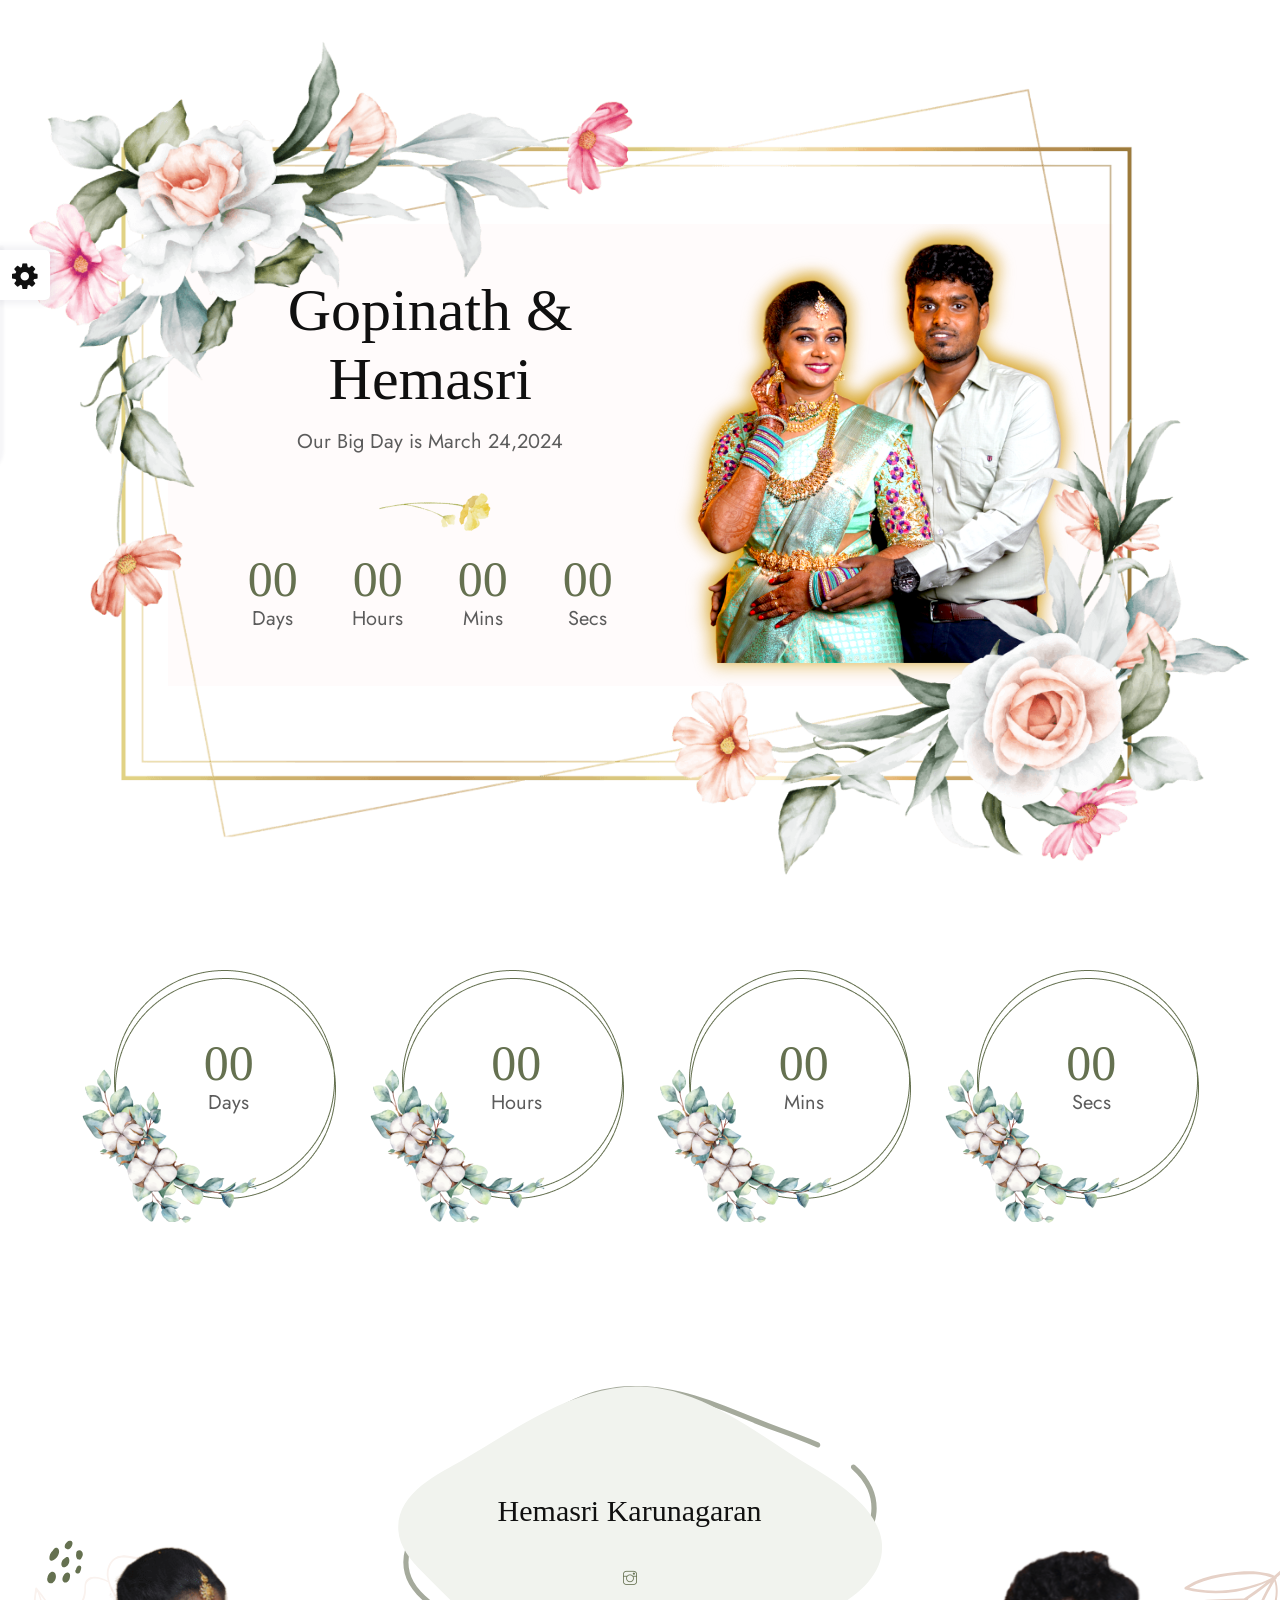
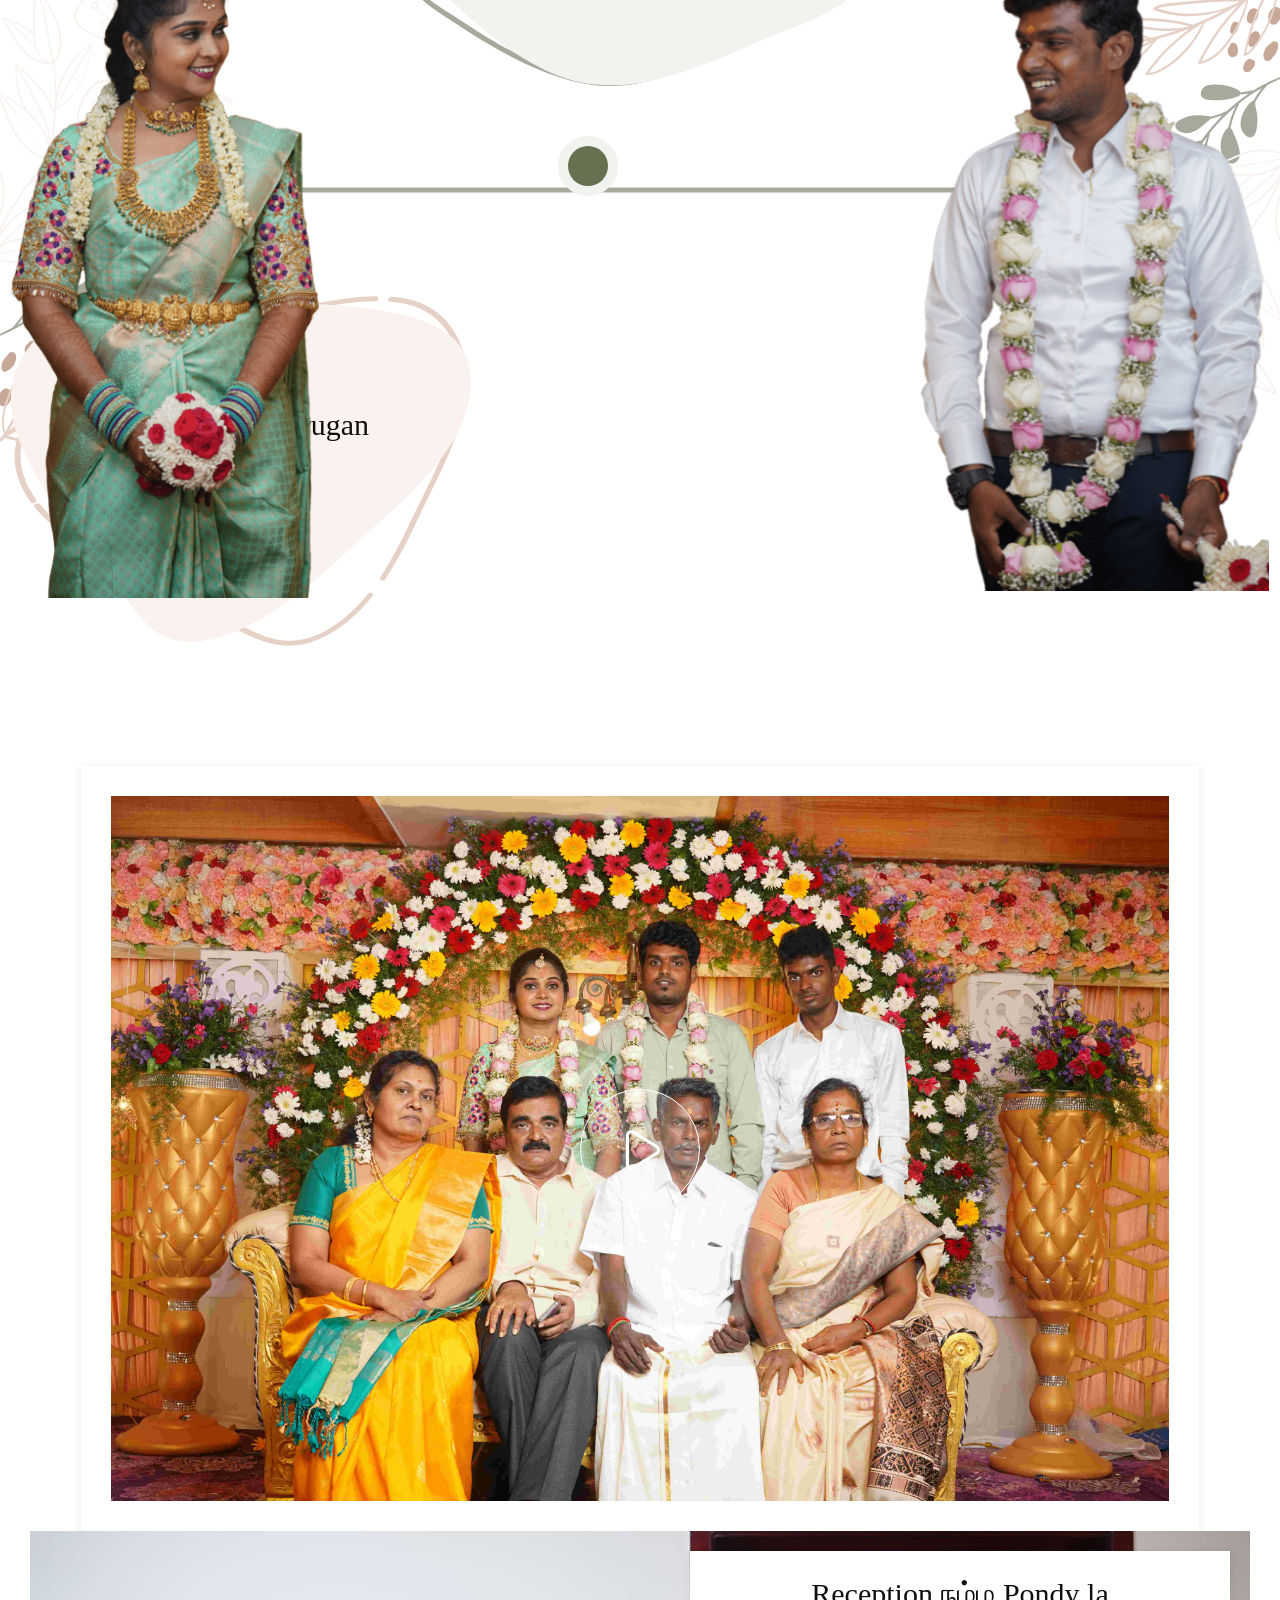
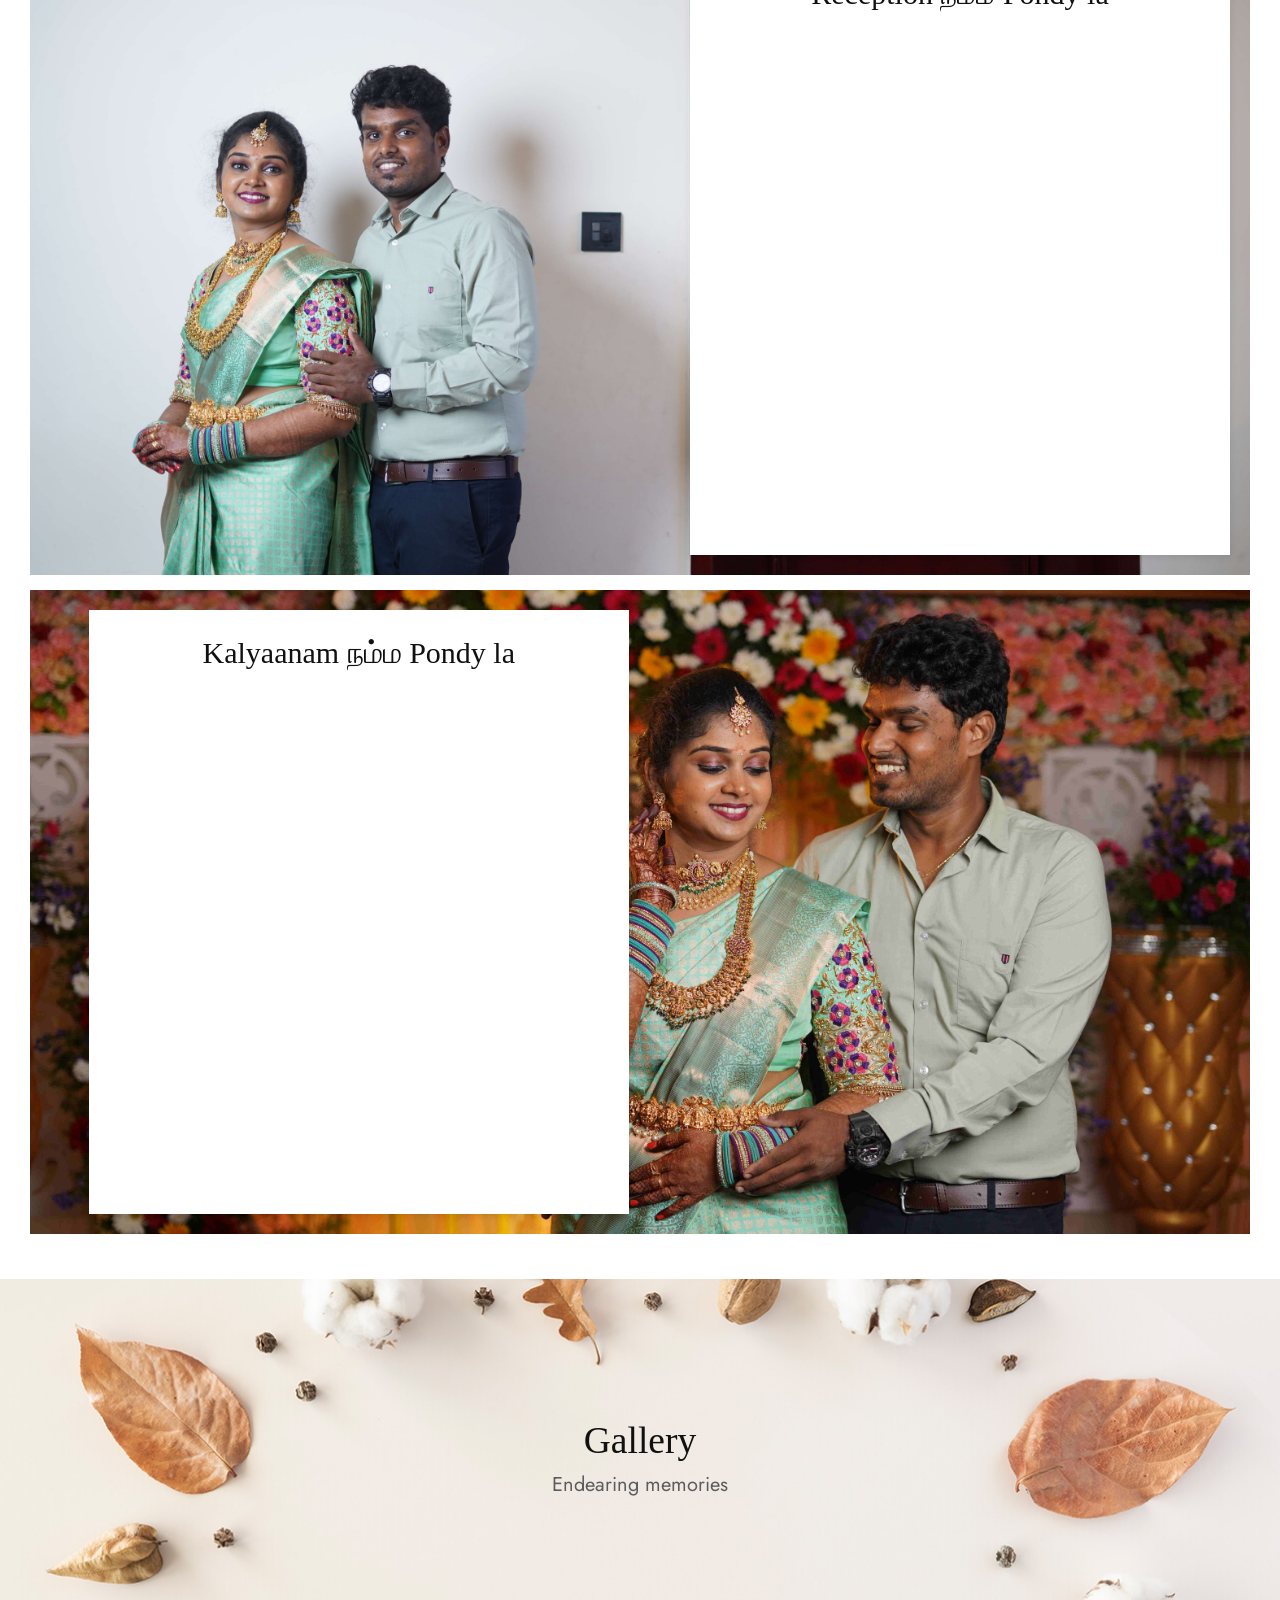
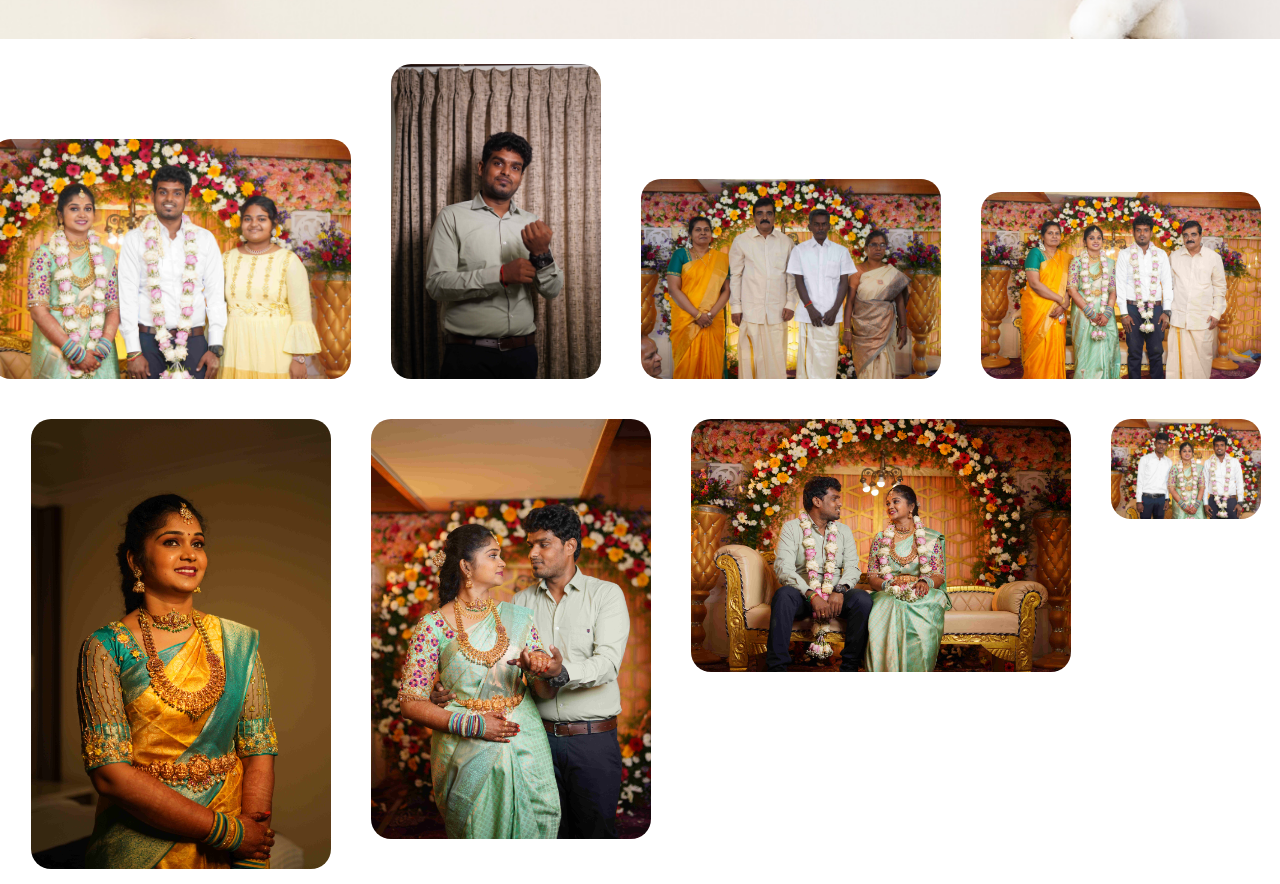
<file: public/index.html>
<!DOCTYPE html>
<html lang="en">
  <!-- Mirrored from wpocean.com/html/tf/habibi/index-6.html by HTTrack Website Copier/3.x [XR&CO'2014], Mon, 19 Feb 2024 16:26:06 GMT -->
  <head>
    <meta charset="utf-8" />
    <meta http-equiv="X-UA-Compatible" content="IE=edge" />
    <meta name="viewport" content="width=device-width, initial-scale=1" />
    <meta name="author" content="wpOceans" />
    <link
      rel="shortcut icon"
      type="image/png"
      href="assets/images/favicon2.png"
    />
    <title>Gopisri Invitation</title>
    <link href="assets/css/themify-icons.css" rel="stylesheet" />
    <link href="assets/css/font-awesome.min.css" rel="stylesheet" />
    <link href="assets/css/flaticon.css" rel="stylesheet" />
    <link href="assets/css/bootstrap.min.css" rel="stylesheet" />
    <link href="assets/css/animate.css" rel="stylesheet" />
    <link href="assets/css/owl.carousel.css" rel="stylesheet" />
    <link href="assets/css/owl.theme.css" rel="stylesheet" />
    <link href="assets/css/slick.css" rel="stylesheet" />
    <link href="assets/css/slick-theme.css" rel="stylesheet" />
    <link href="assets/css/swiper.min.css" rel="stylesheet" />
    <link href="assets/css/nice-select.css" rel="stylesheet" />
    <link href="assets/css/owl.transitions.css" rel="stylesheet" />
    <link href="assets/css/magnific-popup.css" rel="stylesheet" />
    <link href="assets/css/jquery.fancybox.css" rel="stylesheet" />
    <link href="assets/css/odometer-theme-default.css" rel="stylesheet" />
    <link href="assets/css/jquery-ui.css" rel="stylesheet" />
    <link href="assets/sass/style.css" rel="stylesheet" />
  </head>

  <body>
    <!-- start page-wrapper -->
    <div class="page-wrapper">
      <!-- start preloader -->
      <div class="preloader">
        <div class="vertical-centered-box">
          <div class="content">
            <div class="loader-circle"></div>
            <div class="loader-line-mask">
              <div class="loader-line"></div>
            </div>
            <img src="assets/images/preloader.gif" alt="" />
          </div>
        </div>
      </div>
      <!-- end preloader -->
      <!-- Start header -->
      <header id="header">
        <div class="wpo-site-header hidden">
          <nav class="navigation navbar navbar-expand-lg navbar-light">
            <div class="container-fluid">
              <div class="row align-items-center">
                <div class="col-lg-3 col-md-3 col-3 d-lg-none dl-block">
                  <div class="mobail-menu">
                    <button type="button" class="navbar-toggler open-btn">
                      <span class="sr-only">Toggle navigation</span>
                      <span class="icon-bar first-angle"></span>
                      <span class="icon-bar middle-angle"></span>
                      <span class="icon-bar last-angle"></span>
                    </button>
                  </div>
                </div>
                <div class="col-lg-2 col-md-6 col-6">
                  <div class="navbar-header">
                    <a class="navbar-brand" href="index.html"
                      >Gopisri Invitation</a
                    >
                  </div>
                </div>
                <div class="col-lg-8 col-md-1 col-1">
                  <div
                    id="navbar"
                    class="collapse navbar-collapse navigation-holder"
                  >
                    <button class="menu-close"><i class="ti-close"></i></button>
                    <ul class="nav navbar-nav mb-2 mb-lg-0">
                      <li class="menu-item-has-children">
                        <a href="#">Home</a>
                        <ul class="sub-menu">
                          <li><a href="index.html">Wedding Home 1</a></li>
                          <li><a href="index-2.html">Wedding Home 2</a></li>
                          <li>
                            <a href="index-3.html">Announcement Home 1</a>
                          </li>
                          <li>
                            <a href="index-4.html">Announcement Home 2</a>
                          </li>
                          <li>
                            <a href="index-5.html">Muslim Wedding Home</a>
                          </li>
                          <li>
                            <a class="active" href="index-6.html"
                              >Gopisri Invitation</a
                            >
                          </li>
                          <li>
                            <a href="index-rtl.html"
                              >Muslim Wedding Home(RTL)</a
                            >
                          </li>
                          <li>
                            <a href="invitation-1.html">Wedding Invitation 1</a>
                          </li>
                          <li>
                            <a href="invitation-2.html">Wedding Invitation 2</a>
                          </li>
                          <li class="menu-item-has-children">
                            <a href="#">Event Planner Homes</a>
                            <ul class="sub-menu">
                              <li>
                                <a href="index-7.html">Wedding Planner 1</a>
                              </li>
                              <li>
                                <a href="index-8.html">Wedding Planner 2</a>
                              </li>
                              <li>
                                <a href="index-9.html">Wedding Planner 3</a>
                              </li>
                            </ul>
                          </li>
                          <li class="menu-item-has-children">
                            <a href="#">Wedding Shop Homes</a>
                            <ul class="sub-menu">
                              <li><a href="shop-home.html">Bridal Shop</a></li>
                              <li>
                                <a href="shop-home-2.html"
                                  >Wedding Bouquet Shop</a
                                >
                              </li>
                              <li>
                                <a href="shop-home-video-bg.html"
                                  >Bouquet Shop Video Bg</a
                                >
                              </li>
                              <li>
                                <a href="shop-home-3.html">Wedding Cake Shop</a>
                              </li>
                            </ul>
                          </li>
                        </ul>
                      </li>
                      <li><a href="#couple">Couple</a></li>
                      <li><a href="#story">Story</a></li>
                      <li><a href="#rsvp">Rsvp</a></li>
                      <li class="menu-item-has-children">
                        <a href="blog.html">Blog</a>
                        <ul class="sub-menu">
                          <li><a href="blog.html">Blog right sidebar</a></li>
                          <li>
                            <a href="blog-left-sidebar.html"
                              >Blog left sidebar</a
                            >
                          </li>
                          <li>
                            <a href="blog-fullwidth.html">Blog fullwidth</a>
                          </li>
                          <li class="menu-item-has-children">
                            <a href="#">Blog details</a>
                            <ul class="sub-menu">
                              <li>
                                <a href="blog-single.html"
                                  >Blog details right sidebar</a
                                >
                              </li>
                              <li>
                                <a href="blog-single-left-sidebar.html"
                                  >Blog details left sidebar</a
                                >
                              </li>
                              <li>
                                <a href="blog-single-fullwidth.html"
                                  >Blog details fullwidth</a
                                >
                              </li>
                            </ul>
                          </li>
                        </ul>
                      </li>
                    </ul>
                  </div>
                  <!-- end of nav-collapse -->
                </div>
                <div class="col-lg-2 col-md-2 col-2">
                  <div class="header-right">
                    <div class="header-search-form-wrapper">
                      <div class="cart-search-contact">
                        <button class="search-toggle-btn">
                          <i class="fi flaticon-search"></i>
                        </button>
                        <div class="header-search-form">
                          <form>
                            <div>
                              <input
                                type="text"
                                class="form-control"
                                placeholder="Search here..."
                              />
                              <button type="submit">
                                <i class="fi flaticon-search"></i>
                              </button>
                            </div>
                          </form>
                        </div>
                      </div>
                    </div>
                    <div class="mini-cart">
                      <button class="cart-toggle-btn">
                        <i class="fi flaticon-shopping-cart"></i>
                        <span class="cart-count">2</span>
                      </button>
                      <div class="mini-cart-content">
                        <button class="mini-cart-close">
                          <i class="ti-close"></i>
                        </button>
                        <div class="mini-cart-items">
                          <div class="mini-cart-item clearfix">
                            <div class="mini-cart-item-image">
                              <a href="shop.html"
                                ><img
                                  src="assets/images/shop/mini-cart/img-1.jpg"
                                  alt
                              /></a>
                            </div>
                            <div class="mini-cart-item-des">
                              <a href="shop.html">Wedding Gown</a>
                              <span class="mini-cart-item-price"
                                >$20.15 x 1</span
                              >
                              <span class="mini-cart-item-quantity"
                                ><a href="#"><i class="ti-close"></i></a
                              ></span>
                            </div>
                          </div>
                          <div class="mini-cart-item clearfix">
                            <div class="mini-cart-item-image">
                              <a href="shop.html"
                                ><img
                                  src="assets/images/shop/mini-cart/img-2.jpg"
                                  alt
                              /></a>
                            </div>
                            <div class="mini-cart-item-des">
                              <a href="shop.html">Bridal Flower</a>
                              <span class="mini-cart-item-price"
                                >$13.25 x 2</span
                              >
                              <span class="mini-cart-item-quantity"
                                ><a href="#"><i class="ti-close"></i></a
                              ></span>
                            </div>
                          </div>
                        </div>
                        <div class="mini-cart-action clearfix">
                          <span class="mini-checkout-price"
                            >Subtotal: <span>$215.14</span></span
                          >
                          <div class="mini-btn">
                            <a href="checkout.html" class="view-cart-btn s1"
                              >Checkout</a
                            >
                            <a href="cart.html" class="view-cart-btn"
                              >View Cart</a
                            >
                          </div>
                        </div>
                      </div>
                    </div>
                  </div>
                </div>
              </div>
            </div>
            <!-- end of container -->
          </nav>
        </div>
      </header>
      <!-- end of header -->
      <!-- start of hero -->
      <section class="static-hero-s5">
        <div class="hero-container">
          <div class="hero-inner">
            <div class="container-fluid">
              <div class="hero-inner-wrap">
                <div class="row align-items-center">
                  <div class="col col-xl-6 col-lg-6 col-12">
                    <div class="wpo-static-hero-inner">
                      <div
                        class="slide-title wow fadeInUp"
                        data-wow-duration="1500ms"
                      >
                        <h2>Gopinath & Hemasri</h2>
                      </div>
                      <div
                        data-swiper-parallax="400"
                        class="slide-text wow fadeInUp"
                        data-wow-duration="1600ms"
                      >
                        <p>Our Big Day is March 24,2024</p>
                      </div>
                      <span
                        class="shape wow fadeInUp"
                        data-wow-duration="1400ms"
                        ><img
                          src="assets/images/slider/date-shape.png"
                          alt=""
                        />
                      </span>
                      <div
                        class="wpo-wedding-date wow fadeInUp"
                        data-wow-duration="1700ms"
                      >
                        <div class="clock-grids">
                          <div id="clock"></div>
                        </div>
                      </div>
                      <div class="clearfix"></div>
                    </div>
                  </div>
                  <div class="col col-xl-6 col-lg-6 col-12">
                    <div class="wpo-hero-img">
                      <img
                        src="assets/images/slider/hero-22.png"
                        alt=""
                        class="img-png"
                      />
                    </div>
                  </div>
                </div>
              </div>
            </div>
          </div>
          <div class="shape-frame">
            <img src="assets/images/slider/frame.png" alt="" />
          </div>
        </div>
      </section>
      <!-- end of hero slider -->
      <!-- start wpo-wedding-countdown -->
      <section class="wpo-wedding-countdown-s2 section-padding">
        <h2 class="hidden">countdown</h2>
        <div class="container">
          <div class="row wow fadeInUp" data-wow-duration="1600ms">
            <div class="col col-xs-12">
              <div class="clock-grids">
                <div id="clock2"></div>
              </div>
            </div>
          </div>
        </div>
        <!-- end container -->
      </section>
      <!-- end wpo-wedding-countdown -->
      <!-- start couple-section -->
      <section class="wpo-couple-section-s2 section-padding" id="couple">
        <div class="container-fluid">
          <div class="couple-area clearfix">
            <div class="row align-items-center">
              <div class="col col-md-12 col-12">
                <div class="couple-item-wrap pointparallax">
                  <div class="couple-img-wrap">
                    <div
                      class="couple-common point__item"
                      data-position="left-top"
                      data-point="middle"
                      data-path="280"
                    >
                      <div class="couple-img me-5">
                        <img
                          src="assets/images/couple/Untitled/Ponnu.png"
                          alt=""
                        />
                      </div>
                    </div>
                    <div
                      class="couple-common point__item ms-5"
                      data-position="right"
                      data-point="middle"
                      data-path="280"
                    >
                      <div class="couple-img">
                        <img
                          src="assets/images/couple/Untitled/Mapla.png"
                          alt=""
                        />
                      </div>
                    </div>
                  </div>
                  <div class="couple-common couple-text-wrap">
                    <div class="couple-text-l-item">
                      <div
                        class="couple-text-bg point__item top"
                        data-position="center-top"
                        data-point="left"
                        data-path="280"
                      >
                        <svg
                          class="shape-bg"
                          xmlns="http://www.w3.org/2000/svg"
                          viewBox="0 0 667 413"
                          fill="none"
                        >
                          <path
                            d="M666.082 212.859C663.967 197.547 655.652 181.032 639.387 163.277C611.196 132.471 572.902 114.388 538.985 92.1488C479.066 52.8841 411.743 4.50513 339.423 0.968758C247.811 -3.51551 167.797 56.4934 90.7001 101.19C56.2727 121.096 -3.09998 147.382 0.838745 199.188C2.55282 221.646 18.016 239.801 33.1874 255.369C86.1049 309.727 143.362 364.668 211.779 395.22C305.908 437.218 403.975 392.157 491.867 353.913C542.669 331.82 677.424 294.232 666.082 212.859Z"
                            fill=""
                          />
                        </svg>
                        <div class="outer-shape">
                          <svg
                            xmlns="http://www.w3.org/2000/svg"
                            viewBox="0 0 669 424"
                            fill="none"
                          >
                            <path
                              d="M291.648 424C273.96 424 255.689 421.703 236.761 416.526C175.383 399.829 119.475 365.85 72.9029 334.825C69.4018 332.492 65.7548 330.159 62.0349 327.752C42.4872 315.211 20.3136 300.993 8.31507 280.175C-3.68345 259.395 -2.6623 234.166 11.1232 210.979C23.3406 190.49 42.3778 174.266 57.6586 161.215C75.784 145.757 92.9248 130.189 111.853 112.909C148.942 79.0397 190.992 40.65 241.83 17.9735C292.013 -4.37495 347.483 -5.94262 411.305 13.1611C440.846 22.0202 469.766 33.8324 497.738 45.2801L498.832 45.7176C511.196 50.7852 523.96 55.4517 536.323 60.0089C553.099 66.1702 570.495 72.5502 587.126 79.9511C588.949 80.7532 589.788 82.9406 588.986 84.7635C588.183 86.6228 586.031 87.4249 584.172 86.6228C567.76 79.2949 550.51 72.9877 533.807 66.8629C521.371 62.3057 508.533 57.6027 496.061 52.4986L494.967 52.0612C467.14 40.6864 438.402 28.9107 409.19 20.1609C347.082 1.56762 293.326 3.02591 244.785 24.6452C195.003 46.8113 153.428 84.7999 116.739 118.304C98.4681 135.002 80.5615 151.262 62.3632 166.756C47.4835 179.443 28.9569 195.23 17.3596 214.698C4.95986 235.515 3.93871 258.046 14.6243 276.493C25.7476 295.743 46.2071 308.867 65.9737 321.591C69.6936 323.997 73.377 326.367 76.951 328.7C123.049 359.397 178.3 393.011 238.694 409.417C337.418 436.286 418.563 382.438 497.009 330.377C507.512 323.414 518.38 316.195 529.066 309.341C533.734 306.352 538.949 303.107 544.492 299.644C596.972 266.978 684.791 212.365 655.907 146.048C651.604 136.168 644.164 126.507 633.807 117.284C632.311 115.935 632.166 113.638 633.515 112.143C634.864 110.648 637.162 110.502 638.657 111.851C649.817 121.768 657.877 132.304 662.581 143.132C693.982 215.208 602.807 271.936 548.358 305.841C542.815 309.268 537.673 312.513 533.005 315.503C522.355 322.32 511.524 329.539 501.057 336.502C436.032 379.668 369.256 424 291.648 424Z"
                              fill=""
                            />
                          </svg>
                        </div>
                        <div class="couple-text">
                          <h3>Hemasri Karunagaran</h3>
                          <p></p>
                          <div class="social">
                            <ul>
                              <li>
                                <a
                                  href="https://www.instagram.com/hemasrikaran/?utm_source=ig_web_button_share_sheet&igsh=ZDNlZDc0MzIxNw%3D%3D"
                                  ><i class="ti-instagram"></i
                                ></a>
                              </li>
                            </ul>
                          </div>
                        </div>
                        <div class="round-shape">
                          <div class="inner"></div>
                        </div>
                      </div>
                    </div>
                    <div class="couple-text-r-item">
                      <div
                        class="couple-text-bg point__item"
                        data-position="left-bottom"
                        data-point="right-bottom"
                        data-path="280"
                      >
                        <svg
                          class="shape-bg"
                          xmlns="http://www.w3.org/2000/svg"
                          viewBox="0 0 591 440"
                          fill="none"
                        >
                          <path
                            d="M25.4114 57.986C-7.01725 96.9909 -4.11683 145.478 11.5491 183.165C41.245 254.568 93.5948 320.713 144.62 380.572C161.617 400.497 175.513 426.044 204.832 435.682C234.53 445.496 272.426 434.916 303.036 419.91C352.842 395.499 393.348 358.703 432.676 322.758C480.973 278.571 537.087 232.887 568.81 179.978C596.134 134.421 602.956 73.8999 561.072 43.6382C517.585 12.246 436.357 7.28966 376.423 4.79922C329.292 2.83538 281.155 3.3091 233.647 1.59968C173.101 -0.572324 96.6825 -2.76814 43.2131 40.5322C36.3646 46.0749 30.4711 51.9203 25.4114 57.986Z"
                            fill=""
                          />
                        </svg>
                        <div class="outer-shape">
                          <svg
                            xmlns="http://www.w3.org/2000/svg"
                            viewBox="0 0 566 437"
                            fill="none"
                          >
                            <path
                              d="M557.035 59.4958C564.478 77.5535 567.026 97.5646 565.378 115.995C561.325 160.794 539.172 206.045 517.71 249.81C513.708 257.982 509.752 266.071 505.959 274.06C494.101 299.036 480.639 327.334 463.322 353.197C462.261 354.77 460.01 355.535 458.277 354.887C456.578 354.224 456.032 352.405 457.082 350.804C474.13 325.376 487.487 297.316 499.24 272.578C503.056 264.547 507.047 256.445 511.038 248.244C532.254 204.97 554.172 160.238 558.105 116.527C561.95 73.8902 542.395 22.4993 490.402 10.3764C484.007 8.89114 477.008 7.81724 469.578 7.18048C467.633 7.00837 466.437 5.48947 466.955 3.78303C467.474 2.07659 469.472 0.798638 471.416 0.970746C479.182 1.63142 486.563 2.74259 493.328 4.33495C525.8 11.8807 546.401 33.699 557.035 59.4958ZM454.31 1.95368C454.481 2.36976 454.548 2.82888 454.441 3.35975C454.131 5.07765 452.271 6.49336 450.28 6.503C403.629 6.94372 350.887 20.7663 305.132 33.656C281.895 40.2166 258.238 47.5348 235.391 54.6482C214.876 60.9954 193.689 67.5875 172.677 73.62C119.709 88.8668 47.1546 109.753 18.4678 160.196C14.974 166.341 12.2897 172.673 10.4736 179.036C1.7929 209.646 14.5981 236.463 26.9215 253.515C27.9218 254.855 27.2747 256.842 25.4745 257.908C23.7092 258.96 21.4641 258.75 20.4871 257.368C1.93347 231.623 -3.98022 204.335 3.3325 178.507C5.27843 171.669 8.17363 164.861 11.9246 158.252C42.2591 104.891 116.854 83.4234 171.318 67.7547C192.214 61.7375 213.378 55.1875 233.847 48.8269C256.739 41.7269 280.467 34.38 303.808 27.7763C350.143 14.7125 403.557 0.742662 451.297 0.275135C452.79 0.243502 453.898 0.955088 454.31 1.95368ZM447.756 372.042C448.122 372.93 447.954 374.005 447.173 374.976C442.011 381.323 436.561 387.366 430.986 393.007C415.342 408.801 383.364 435.451 345.034 436.518C319.384 437.226 298.563 426.824 278.411 416.764C273.029 414.082 267.948 411.536 262.75 409.2C187.275 375.084 109.112 336.721 49.1376 287.453C40.214 280.13 32.2547 272.183 25.4784 263.845C24.4547 262.547 24.9397 260.563 26.6822 259.455C28.4133 258.319 30.6703 258.46 31.7055 259.786C38.2516 267.861 45.9459 275.561 54.6159 282.664C114.06 331.534 191.807 369.678 266.97 403.631C272.272 406.021 277.654 408.703 282.839 411.304C302.217 420.969 322.23 430.99 345.981 430.319C381.115 429.304 411.036 404.281 425.736 389.459C431.148 384.016 436.424 378.142 441.423 371.992C442.635 370.486 444.93 369.93 446.524 370.733C447.147 371.06 447.539 371.515 447.756 372.042Z"
                              fill="#"
                            />
                          </svg>
                        </div>
                        <div class="couple-text">
                          <h3 class="ms-5">Gopinath Murugan</h3>
                          <p></p>
                          <div class="social">
                            <ul>
                              <li>
                                <a
                                  href="https://www.instagram.com/gopinathmgn/?utm_source=ig_web_button_share_sheet&igsh=ZDNlZDc0MzIxNw%3D%3D"
                                  ><i class="ti-instagram"></i
                                ></a>
                              </li>
                            </ul>
                          </div>
                        </div>
                        <div class="round-shape">
                          <div class="inner"></div>
                        </div>
                      </div>
                    </div>
                  </div>
                </div>
              </div>
            </div>
          </div>
        </div>
        <!-- end container -->
        <div class="left-shape">
          <img src="assets/images/couple/left.svg" alt="" />
        </div>
        <div class="right-shape">
          <img src="assets/images/couple/right.svg" alt="" />
        </div>
      </section>
      <!-- end couple-section -->

      <!-- start wpo-video-section -->
      <section class="wpo-video-section p-0">
        <h2 class="hidden">some</h2>
        <div class="container">
          <div class="video-wrap">
            <img src="assets/images/video-img/img-6.JPG" alt="" />

            <a
              href="https://www.veed.io/embed/64b0ece0-5552-4857-ae73-7432ff0c7d91"
              class="video-btn"
              data-type="iframe"
              ><i class="fi flaticon-play"></i
            ></a>
          </div>
        </div>
      </section>
      <!-- end wpo-video-section-->

      <!-- start of wpo-contact-section -->
      <section class="wpo-contact-section-s4 section-padding mb-3" id="rsvp">
        <div
          class="wpo-contact-section-inner"
          style="
            background: url(assets/images/rsvp/bg2.jpg) no-repeat center center;
            background-size: cover;
          "
        >
          <div class="container-fluid">
            <div class="row align-items-center">
              <div class="col col-xl-6 col-lg-6 col-md-12 col-12"></div>
              <div
                class="col col-xl-6 col-lg-6 col-md-12 col-12"
                style="padding-left: 50px"
              >
                <div
                  class="wpo-contact-section-wrapper wow fadeInRightSlow"
                  data-wow-duration="1700ms"
                >
                  <div class="wpo-contact-form-area">
                    <div class="wpo-section-title">
                      <h2>Reception நம்ம Pondy la</h2>
                    </div>

                    <iframe
                      src="https://www.google.com/maps/embed?pb=!1m18!1m12!1m3!1d3903.2993254817084!2d79.81769077501205!3d11.953765888275807!2m3!1f0!2f0!3f0!3m2!1i1024!2i768!4f13.1!3m3!1m2!1s0x3a5361c9792ff4bf%3A0xbac7bb09669214dc!2sShri%20Kalpana%20Mahal%20A%2FC!5e0!3m2!1sen!2sin!4v1710033896718!5m2!1sen!2sin"
                      width="470"
                      height="500"
                      style="border: 0"
                      allowfullscreen=""
                      loading="lazy"
                      referrerpolicy="no-referrer-when-downgrade"
                    ></iframe>
                  </div>
                </div>
              </div>
            </div>
          </div>
        </div>
      </section>
      <!-- end of wpo-contact-section -->

      <!-- start of wpo-contact-section -->
      <section class="wpo-contact-section-s4 section-padding mt-3" id="rsvp">
        <div
          class="wpo-contact-section-inner"
          style="
            background: url(assets/images/rsvp/bg4.JPG) no-repeat center center;
            background-size: cover;
          "
        >
          <div class="container-fluid">
            <div class="row align-items-center">
              <div
                class="col col-xl-6 col-lg-6 col-md-12 col-12"
                style="padding-left: 50px"
              >
                <div
                  class="wpo-contact-section-wrapper wow fadeInLeftSlow"
                  data-wow-duration="1700ms"
                >
                  <div class="wpo-contact-form-area">
                    <div class="wpo-section-title">
                      <h2>Kalyaanam நம்ம Pondy la</h2>
                    </div>

                    <iframe
                      src="https://www.google.com/maps/embed?pb=!1m18!1m12!1m3!1d3903.761202548835!2d79.81092507501153!3d11.921699988305456!2m3!1f0!2f0!3f0!3m2!1i1024!2i768!4f13.1!3m3!1m2!1s0x3a53619a1a65d547%3A0x92ba750afe60f90a!2sSri%20Vanniya%20Perumal%20Koyil%2C%20Sri%20Alarmel%20Mangai%20Sri%20Srinivasa%20Perumal%20Desvasthanam%2C%20Mudaliarpet!5e0!3m2!1sen!2sin!4v1709065712862!5m2!1sen!2sin"
                      width="470"
                      height="500"
                      style="border: 0"
                      allowfullscreen=""
                      loading="lazy"
                      referrerpolicy="no-referrer-when-downgrade"
                    ></iframe>
                  </div>
                </div>
              </div>
            </div>
          </div>
        </div>
      </section>
      <!-- end of wpo-contact-section -->

      <!-- start wpo-page-title -->
      <section class="wpo-page-title mt-5">
        <div class="container">
          <div class="row">
            <div class="col col-xs-12">
              <div class="wpo-breadcumb-wrap">
                <h1>Gallery</h1>
                <ol class="wpo-breadcumb-wrap">
                  <li>Endearing memories</li>
                </ol>
              </div>
            </div>
          </div>
          <!-- end row -->
        </div>
        <!-- end container -->
      </section>
      <!-- end page-title -->

      <!-- start wpo-portfolio-section -->
      <section class="wpo-portfolio-section-s4 py-3">
        <h2 class="hidden">some</h2>
        <div class="container-fluid">
          <div class="row">
            <div class="col-lg-12">
              <div
                class="portfolio-grids gallery-container clearfix gallery-slide"
              >
                <div class="grid s1">
                  <div class="img-holder">
                    <a
                      href="assets/images/gallery/18.jpg"
                      class="fancybox"
                      data-fancybox-group="gall-1"
                    >
                      <img
                        src="assets/images/gallery/18.jpg"
                        alt
                        class="img img-responsive"
                      />
                    </a>
                  </div>
                </div>
                <div class="grid s2">
                  <div class="img-holder">
                    <a
                      href="assets/images/gallery/08.jpg"
                      class="fancybox"
                      data-fancybox-group="gall-1"
                    >
                      <img
                        src="assets/images/gallery/08.jpg"
                        alt
                        class="img img-responsive"
                      />
                    </a>
                  </div>
                </div>
                <div class="grid s3">
                  <div class="img-holder">
                    <a
                      href="assets/images/gallery/12.jpg"
                      class="fancybox"
                      data-fancybox-group="gall-1"
                    >
                      <img
                        src="assets/images/gallery/12.jpg"
                        alt
                        class="img img-responsive"
                      />
                    </a>
                  </div>
                </div>
                <div class="grid s4">
                  <div class="img-holder">
                    <a
                      href="assets/images/gallery/17.jpg"
                      class="fancybox"
                      data-fancybox-group="gall-1"
                    >
                      <img
                        src="assets/images/gallery/17.jpg"
                        alt
                        class="img img-responsive"
                      />
                    </a>
                  </div>
                </div>
                <div class="grid s5">
                  <div class="img-holder">
                    <a
                      href="assets/images/gallery/07.jpg"
                      class="fancybox"
                      data-fancybox-group="gall-1"
                    >
                      <img
                        src="assets/images/gallery/07.jpg"
                        alt
                        class="img img-responsive"
                      />
                    </a>
                  </div>
                </div>
                <div class="grid s6">
                  <div class="img-holder">
                    <a
                      href="assets/images/gallery/01.jpg"
                      class="fancybox"
                      data-fancybox-group="gall-1"
                    >
                      <img
                        src="assets/images/gallery/01.jpg"
                        alt
                        class="img img-responsive"
                      />
                    </a>
                  </div>
                </div>
                <div class="grid s7">
                  <div class="img-holder">
                    <a
                      href="assets/images/gallery/09.jpg"
                      class="fancybox"
                      data-fancybox-group="gall-1"
                    >
                      <img
                        src="assets/images/gallery/09.jpg"
                        alt
                        class="img img-responsive"
                      />
                    </a>
                  </div>
                </div>
                <div class="grid s8">
                  <div class="img-holder">
                    <a
                      href="assets/images/gallery/11.jpg"
                      class="fancybox"
                      data-fancybox-group="gall-1"
                    >
                      <img
                        src="assets/images/gallery/11.jpg"
                        alt
                        class="img img-responsive"
                      />
                    </a>
                  </div>
                </div>
                <div class="grid s9">
                  <div class="img-holder">
                    <a
                      href="assets/images/gallery/02.jpg"
                      class="fancybox"
                      data-fancybox-group="gall-1"
                    >
                      <img
                        src="assets/images/gallery/02.jpg"
                        alt
                        class="img img-responsive"
                      />
                    </a>
                  </div>
                </div>
              </div>
              <div
                class="portfolio-grids gallery-container clearfix gallery-slide2"
              >
                <div class="grid s10">
                  <div class="img-holder">
                    <a
                      href="assets/images/gallery/06.jpg"
                      class="fancybox"
                      data-fancybox-group="gall-1"
                    >
                      <img
                        src="assets/images/gallery/06.jpg"
                        alt
                        class="img img-responsive"
                      />
                    </a>
                  </div>
                </div>
                <div class="grid s11">
                  <div class="img-holder">
                    <a
                      href="assets/images/gallery/04.jpg"
                      class="fancybox"
                      data-fancybox-group="gall-1"
                    >
                      <img
                        src="assets/images/gallery/04.jpg"
                        alt
                        class="img img-responsive"
                      />
                    </a>
                  </div>
                </div>
                <div class="grid s12">
                  <div class="img-holder">
                    <a
                      href="assets/images/gallery/14.jpg"
                      class="fancybox"
                      data-fancybox-group="gall-1"
                    >
                      <img
                        src="assets/images/gallery/14.jpg"
                        alt
                        class="img img-responsive"
                      />
                    </a>
                  </div>
                </div>
                <div class="grid s13">
                  <div class="img-holder">
                    <a
                      href="assets/images/gallery/15.jpg"
                      class="fancybox"
                      data-fancybox-group="gall-1"
                    >
                      <img
                        src="assets/images/gallery/15.jpg"
                        alt
                        class="img img-responsive"
                      />
                    </a>
                  </div>
                </div>
                <div class="grid s14">
                  <div class="img-holder">
                    <a
                      href="assets/images/gallery/13.jpg"
                      class="fancybox"
                      data-fancybox-group="gall-1"
                    >
                      <img
                        src="assets/images/gallery/13.jpg"
                        alt
                        class="img img-responsive"
                      />
                    </a>
                  </div>
                </div>
                <div class="grid s15">
                  <div class="img-holder">
                    <a
                      href="assets/images/gallery/16.jpeg"
                      class="fancybox"
                      data-fancybox-group="gall-1"
                    >
                      <img
                        src="assets/images/gallery/16.jpeg"
                        alt
                        class="img img-responsive"
                      />
                    </a>
                  </div>
                </div>
                <div class="grid s16">
                  <div class="img-holder">
                    <a
                      href="assets/images/gallery/10.jpg"
                      class="fancybox"
                      data-fancybox-group="gall-1"
                    >
                      <img
                        src="assets/images/gallery/10.jpg"
                        alt
                        class="img img-responsive"
                      />
                    </a>
                  </div>
                </div>
                <div class="grid s17">
                  <div class="img-holder">
                    <a
                      href="assets/images/gallery/03.jpg"
                      class="fancybox"
                      data-fancybox-group="gall-1"
                    >
                      <img
                        src="assets/images/gallery/03.jpg"
                        alt
                        class="img img-responsive"
                      />
                    </a>
                  </div>
                </div>
                <div class="grid s18">
                  <div class="img-holder">
                    <a
                      href="assets/images/gallery/05.jpg"
                      class="fancybox"
                      data-fancybox-group="gall-1"
                    >
                      <img
                        src="assets/images/gallery/05.jpg"
                        alt
                        class="img img-responsive"
                      />
                    </a>
                  </div>
                </div>
              </div>
            </div>
          </div>
        </div>
        <!-- end container -->
      </section>
      <!-- end wpo-portfolio-section -->

      <!-- start of wpo-site-footer-section -->
      <footer class="wpo-site-footer-s2 hidden">
        <div class="wpo-upper-footer">
          <div class="container">
            <div class="row align-items-center">
              <div class="col col-xl-3 col-lg-4 col-md-6 col-sm-12 col-12">
                <div class="widget link-widget">
                  <div class="widget-title">
                    <h3>Links</h3>
                  </div>
                  <div class="link-wrap">
                    <ul>
                      <li><a href="about.html">About</a></li>
                      <li><a href="service.html">Services</a></li>
                      <li><a href="rsvp.html">RSVP</a></li>
                    </ul>
                    <ul>
                      <li><a href="gallery.html">Gallery</a></li>
                      <li><a href="index.html">Get Quote</a></li>
                      <li><a href="contact.html">Contact</a></li>
                    </ul>
                  </div>
                </div>
              </div>
              <div class="col col-xl-6 col-lg-4 col-md-6 col-sm-12 col-12">
                <div class="widget about-widget">
                  <div class="logo widget-title">
                    <a class="logo" href="index.html">Habibi</a>
                  </div>
                  <p>
                    We can’t wait to see all of our beloved friends and relative
                    s at our wedding.
                  </p>
                  <ul>
                    <li>
                      <a href="#">
                        <i class="ti-facebook"></i>
                      </a>
                    </li>
                    <li>
                      <a href="#">
                        <i class="ti-twitter-alt"></i>
                      </a>
                    </li>
                    <li>
                      <a href="#">
                        <i class="ti-instagram"></i>
                      </a>
                    </li>
                  </ul>
                </div>
              </div>

              <div class="col col-xl-3 col-lg-4 col-md-6 col-sm-12 col-12">
                <div class="widget wpo-service-link-widget">
                  <div class="widget-title">
                    <h3>Contact</h3>
                  </div>
                  <div class="contact-ft">
                    <p>Habibi@wpoceans.com</p>
                    <p>4517 Washington Ave. Manchester, Kentucky 39495</p>
                  </div>
                </div>
              </div>
            </div>
          </div>
          <!-- end container -->
        </div>
        <div class="wpo-lower-footer">
          <div class="container">
            <div class="row">
              <div class="col col-xs-12">
                <p class="copyright">
                  &copy; Copyright 2023 | <a href="index.html">Habibi</a> | All
                  right reserved.
                </p>
              </div>
            </div>
          </div>
        </div>
        <div class="ft-shape-1">
          <img src="assets/images/footer-shape-1.svg" alt="" />
        </div>
        <div class="ft-shape-2">
          <img src="assets/images/footer-shape-2.svg" alt="" />
        </div>
      </footer>
      <!-- end of wpo-site-footer-section -->
      <!-- color-switcher -->
      <div class="color-switcher-wrap">
        <div class="color-switcher-item">
          <div class="color-toggle-btn">
            <i class="fa fa-cog"></i>
          </div>
          <ul id="switcher">
            <li class="btn btn1" id="Button1"></li>
            <li class="btn btn2" id="Button2"></li>
            <li class="btn btn3" id="Button3"></li>
            <li class="btn btn4" id="Button4"></li>
            <li class="btn btn5" id="Button5"></li>
            <li class="btn btn6" id="Button6"></li>
            <li class="btn btn7" id="Button7"></li>
            <li class="btn btn8" id="Button8"></li>
            <li class="btn btn9" id="Button9"></li>
            <li class="btn btn10" id="Button10"></li>
            <li class="btn btn11" id="Button11"></li>
            <li class="btn btn12" id="Button12"></li>
            <li class="btn btn13" id="Button13"></li>
            <li class="btn btn14" id="Button14"></li>
            <li class="btn btn15" id="Button15"></li>
          </ul>
        </div>
      </div>
    </div>
    <!-- end of page-wrapper -->

    <!-- All JavaScript files
    ================================================== -->
    <script src="assets/js/jquery.min.js"></script>
    <script src="assets/js/bootstrap.bundle.min.js"></script>
    <!-- Plugins for this template -->
    <script src="assets/js/modernizr.custom.js"></script>
    <script src="assets/js/jquery.pointparallax.min.js"></script>
    <script src="assets/js/jquery-plugin-collection.js"></script>
    <script src="assets/js/moving-animation.js"></script>
    <script src="assets/js/tilt.jquery.min.js"></script>
    <!-- Custom script for this template -->
    <script src="assets/js/script.js"></script>
  </body>

  <!-- Mirrored from wpocean.com/html/tf/habibi/index-6.html by HTTrack Website Copier/3.x [XR&CO'2014], Mon, 19 Feb 2024 16:26:22 GMT -->
</html>
</file>
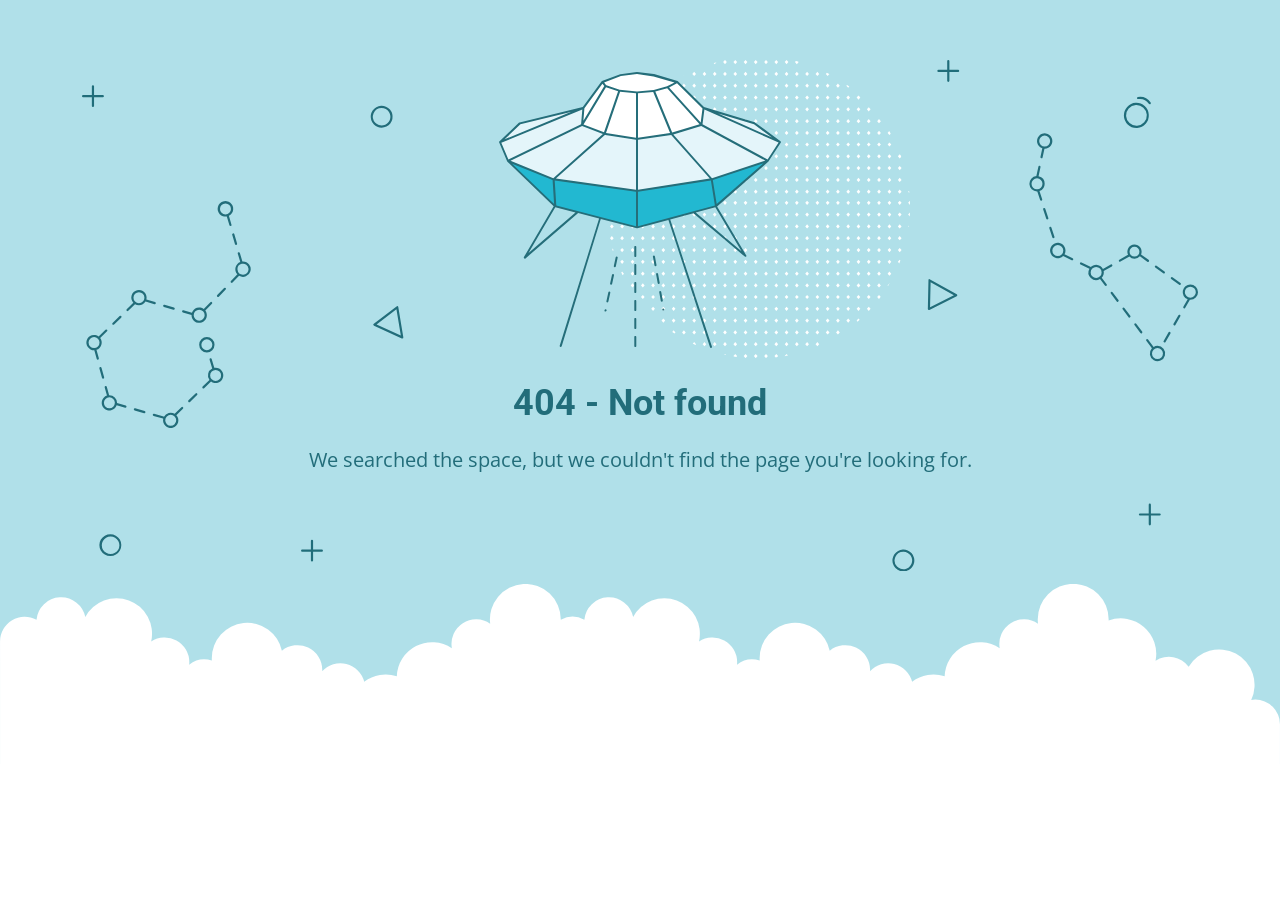
<file: public/assets/css/owl.video.play.html>
<!DOCTYPE html>
<html lang="en">
<head>
    <meta charset="utf-8" />
    <meta name="viewport" content="width=device-width, initial-scale=1.0">
    <meta http-equiv="cache-control" content="no-store,max-age=0" />
    <meta name="robots" content="noindex" />
    <title>404 - Not found</title>
    <link href="https://fonts.googleapis.com/css?family=Open+Sans:400,700%7CRoboto:400,700" rel="stylesheet">
<style>
    * {
        box-sizing: border-box;
        -moz-box-sizing: border-box;
        -webkit-tap-highlight-color: transparent;
    }
    body {
        margin: 0;
        padding: 0;
        height: 100%;
        -webkit-text-size-adjust: 100%;
    }
    .fit-wide {
        position: relative;
        overflow: hidden;
        max-width: 1240px;
        margin: 0 auto;
        padding-top: 60px;
        padding-bottom: 60px;
        padding-left: 20px;
        padding-right: 20px;
    }
    .background-wrap { position: relative; }
    .background-wrap.cloud-blue { background-color: #b0e0e9; }
    .background-wrap.white { background-color: #fff; }
    .title { 
        position: relative; 
        text-align: center;
        margin: 20px auto 10px;
    }
    .title--regular { font-family: 'Roboto', Arial, sans-serif; }
    .title--size-large { font-size: 36px; line-height: 46px; }
    .title--size-semimedium { font-size: 20px; line-height: 28px; }
    .title--weight-normal { font-weight: 400; }
    .title--weight-bold { font-weight: 700; }
    .title--subtitle { 
        padding-bottom: 40px; 
        font-family: 'Open Sans', Arial ,sans-serif; 
        text-align: center;
    }
    .error h1,
    .error p { color: #226d7a; }
    .error--bg__cover {
        position: absolute;
        left: 0;
        right: 0;
        width: 90%;
        margin: 0 auto;
    }
    .error--shape__clouds svg {
        display: block;
    }
    .abstract-half-dot--circle {
        z-index: 0;
        position: absolute;
        left: 15em;
        right: 0;
        width: 300px;
        height: 300px;
        margin: 0 auto;
    }
    .icon-graphic {
        z-index: 1;
        position: relative;
        width: 300px;
        height: 300px;
        margin: 0 auto;
    }
    @media screen and (max-width: 767px) {
        .error--bg__cover { display: none; }
        .abstract-half-dot--circle { left: 0; }
    }
</style>
</head>
<body>
    <div id="container">
        <section class="error content background-wrap cloud-blue">
            <div class="fit-wide">
                <div class="error--bg__cover">
                    <svg id="acce7670-904f-4f8c-b867-68138c2f8c06" data-name="Layer 1" xmlns="http://www.w3.org/2000/svg" viewBox="0 0 1019 467"><title>404_bg</title><path d="M962.794,62.029a11.471,11.471,0,0,1-.656-22.923h0a11.471,11.471,0,0,1,1.327,22.9C963.24,62.023,963.017,62.029,962.794,62.029ZM962.253,41.1a9.47,9.47,0,1,0,10,8.906,9.481,9.481,0,0,0-10-8.906Z" fill="#1e6d7a"/><path d="M974.934,40.4a1,1,0,0,1-.836-.45,10.049,10.049,0,0,0-9.688-4.276A1,1,0,0,1,964.1,33.7a11.952,11.952,0,0,1,11.67,5.153,1,1,0,0,1-.834,1.549Z" fill="#1e6d7a"/><path d="M273.605,61.8a9.971,9.971,0,0,1-7.251-3.106h0a10.012,10.012,0,1,1,7.251,3.106Zm0-17.991a8,8,0,0,0-5.8,13.507h0a8,8,0,1,0,5.8-13.507Z" fill="#226d7a"/><path d="M26.007,453q-.131,0-.261,0a10.019,10.019,0,1,1,.261,0ZM26,435a8.042,8.042,0,1,0,.208,0C26.134,435,26.064,435,26,435Z" fill="#226d7a"/><path d="M750.007,467q-.13,0-.261,0a9.933,9.933,0,0,1-6.994-3.108h0a10,10,0,1,1,7.255,3.11Zm-.013-18a8,8,0,0,0-5.793,13.511h0a8,8,0,1,0,6-13.509C750.134,449,750.063,449,749.994,449Z" fill="#226d7a"/><path d="M292.416,254.312a1.013,1.013,0,0,1-.417-.09L266.634,242.6a1,1,0,0,1-.191-1.7L287.2,225a1,1,0,0,1,1.594.629l4.607,27.516a1,1,0,0,1-.986,1.165Zm-23.437-12.835,22.139,10.141L287.1,227.6Z" fill="#226d7a"/><path d="M773.316,228.33a1,1,0,0,1-1-1.022l.571-26.14a1,1,0,0,1,1.487-.851l24.356,13.607a1,1,0,0,1-.038,1.767l-24.926,12.532A1.006,1.006,0,0,1,773.316,228.33Zm1.535-25.456-.5,22.815,21.756-10.938Z" fill="#226d7a"/><path d="M136.509,150.348l-2.39-8.09a7.115,7.115,0,1,0-1.9.629l2.372,8.028a1,1,0,0,0,.959.717,1,1,0,0,0,.959-1.284ZM126,136a5,5,0,1,1,5,5A5.006,5.006,0,0,1,126,136Z" fill="#226d7a"/><path d="M137.141,159.545l2.55,8.632a1,1,0,0,0,.959.717,1.037,1.037,0,0,0,.284-.041,1,1,0,0,0,.675-1.243l-2.55-8.631a1,1,0,0,0-1.918.566Z" fill="#226d7a"/><path d="M129.751,208.226l-6.265,6.461a1,1,0,0,0,1.436,1.393l6.265-6.461a1,1,0,0,0-1.436-1.393Z" fill="#226d7a"/><path d="M92.076,230.463l7.936,2.293c0,.082-.012.162-.012.244a7,7,0,1,0,12.587-4.2l6.07-6.259a1,1,0,1,0-1.436-1.393l-6.052,6.242a6.978,6.978,0,0,0-10.8,3.386l-7.737-2.235a1,1,0,0,0-.555,1.922ZM107,228a5,5,0,1,1-5,5A5.006,5.006,0,0,1,107,228Z" fill="#226d7a"/><path d="M74.783,225.467l8.647,2.5a.989.989,0,0,0,.278.04,1,1,0,0,0,.276-1.962l-8.646-2.5a1,1,0,0,0-.555,1.922Z" fill="#226d7a"/><path d="M28.617,241.8a1,1,0,0,0,.7-.282l6.461-6.266a1,1,0,0,0-1.393-1.436l-6.461,6.266a1,1,0,0,0,.7,1.718Z" fill="#226d7a"/><path d="M19.257,291.006a1,1,0,0,0,.964-1.269L17.8,281.069a1,1,0,0,0-1.927.537l2.419,8.668A1,1,0,0,0,19.257,291.006Z" fill="#226d7a"/><path d="M13.216,264.635a6.979,6.979,0,0,0,3.394-10.8l6.242-6.052a1,1,0,1,0-1.393-1.435L15.2,252.413A7,7,0,1,0,11,265c.08,0,.158-.009.237-.012l2.219,7.95a1,1,0,0,0,1.927-.538ZM6,258a5,5,0,1,1,5,5A5.006,5.006,0,0,1,6,258Z" fill="#226d7a"/><path d="M39.924,315.537l-7.936-2.293c0-.082.012-.162.012-.244a7.008,7.008,0,0,0-7-7c-.08,0-.158.009-.237.012l-2.123-7.606a1,1,0,0,0-1.927.537l2.072,7.422a7,7,0,1,0,8.847,8.859l7.737,2.235a1.025,1.025,0,0,0,.278.039,1,1,0,0,0,.277-1.961ZM25,318a5,5,0,1,1,5-5A5.006,5.006,0,0,1,25,318Z" fill="#226d7a"/><path d="M57.217,320.532l-8.647-2.5a1,1,0,1,0-.554,1.922l8.646,2.5a1.03,1.03,0,0,0,.278.039,1,1,0,0,0,.277-1.961Z" fill="#226d7a"/><path d="M90.765,317.017,84.592,323a6.975,6.975,0,0,0-9.76,2.693.984.984,0,0,0-.323-.168l-8.646-2.5a1,1,0,0,0-.554,1.922l8.646,2.5a1,1,0,0,0,.216.031,7,7,0,1,0,11.98-3.2l6.006-5.825a1,1,0,1,0-1.392-1.435ZM81,334a5,5,0,1,1,5-5A5.006,5.006,0,0,1,81,334Z" fill="#226d7a"/><path d="M103.687,304.486l-6.461,6.266a1,1,0,0,0,1.393,1.436l6.461-6.266a1,1,0,0,0-1.393-1.436Z" fill="#226d7a"/><path d="M147,184c-.182,0-.361.014-.54.027l-2.3-7.786a1,1,0,1,0-1.918.567l2.263,7.66a6.977,6.977,0,0,0-2.643,11.269l-5.845,6.028a1,1,0,1,0,1.436,1.392L143.419,197A7,7,0,1,0,147,184Zm0,12a4.995,4.995,0,0,1-1.121-9.863,1.033,1.033,0,0,0,.155-.022c.015,0,.025-.016.04-.021A5,5,0,1,1,147,196Z" fill="#226d7a"/><path d="M52,224a7,7,0,0,0,5.984-3.386l8.153,2.356a1.025,1.025,0,0,0,.278.039,1,1,0,0,0,.276-1.961l-7.924-2.29a7,7,0,1,0-11.918,2.965l-6.006,5.824a1,1,0,1,0,1.392,1.436L48.408,223A6.952,6.952,0,0,0,52,224Zm0-12a5,5,0,1,1-5,5A5.006,5.006,0,0,1,52,212Z" fill="#226d7a"/><path d="M122,281a6.984,6.984,0,0,0-1.218.113l-2.362-8.03a1,1,0,0,0-1.919.564l2.381,8.1a6.972,6.972,0,0,0-2.492,10.427l-6.242,6.052a1,1,0,0,0,1.393,1.435l6.259-6.069A7,7,0,1,0,122,281Zm0,12a5,5,0,1,1,5-5A5.006,5.006,0,0,1,122,293Z" fill="#226d7a"/><path d="M121,260a7,7,0,1,0-7,7A7.008,7.008,0,0,0,121,260Zm-12,0a5,5,0,1,1,5,5A5.006,5.006,0,0,1,109,260Z" fill="#226d7a"/><path d="M886.983,162.773a1,1,0,0,0,.951-1.311l-2.8-8.555a1,1,0,0,0-1.9.621l2.8,8.555A1,1,0,0,0,886.983,162.773Z" fill="#226d7a"/><path d="M879.544,135.8a1,1,0,1,0-1.9.621l2.795,8.555a1,1,0,0,0,.951.69,1,1,0,0,0,.95-1.311Z" fill="#226d7a"/><path d="M904.543,181l-7.442-3.582a7.032,7.032,0,1,0-1.252,1.616l7.827,3.768a.981.981,0,0,0,.432.1,1,1,0,0,0,.435-1.9ZM891,179a5,5,0,1,1,5-5A5.006,5.006,0,0,1,891,179Z" fill="#226d7a"/><path d="M956.292,179.469a6.477,6.477,0,0,0,9.659-.268l6.739,4.9a1,1,0,1,0,1.176-1.617L967,177.492a6.5,6.5,0,1,0-11.811.4,1.064,1.064,0,0,0-.121.039l-7.852,4.4a1,1,0,0,0,.976,1.745l7.853-4.4A.985.985,0,0,0,956.292,179.469ZM961,170.5a4.5,4.5,0,1,1-4.5,4.5A4.505,4.505,0,0,1,961,170.5Z" fill="#226d7a"/><path d="M987.248,194.689a1,1,0,1,0,1.176-1.617l-7.278-5.294a1,1,0,0,0-1.176,1.618Z" fill="#226d7a"/><path d="M995.7,198.366a1,1,0,0,0-1.176,1.617l7.28,5.293a.986.986,0,0,0,.587.192,1,1,0,0,0,.588-1.809Z" fill="#226d7a"/><path d="M1002.5,232.72a1,1,0,0,0-1.366.365l-4.5,7.793a1,1,0,1,0,1.732,1l4.5-7.792A1,1,0,0,0,1002.5,232.72Z" fill="#226d7a"/><path d="M993.49,248.305a1,1,0,0,0-1.366.366l-4.5,7.793a1,1,0,0,0,1.733,1l4.5-7.793A1,1,0,0,0,993.49,248.305Z" fill="#226d7a"/><path d="M951.8,226.4a1,1,0,0,0-1.6,1.2l5.4,7.2a1,1,0,1,0,1.6-1.2Z" fill="#226d7a"/><path d="M962.6,240.8A1,1,0,0,0,961,242l5.4,7.2A1,1,0,0,0,968,248Z" fill="#226d7a"/><path d="M931.091,198.789a6.943,6.943,0,0,0,1.777-6.129l7.473-4.185a1,1,0,1,0-.977-1.745l-7.172,4.016a6.988,6.988,0,0,0-11.127-1.7.981.981,0,0,0-.3-.23l-8.11-3.9a1,1,0,1,0-.867,1.8l8.1,3.9a6.988,6.988,0,0,0,9.645,9.428L934,206a1,1,0,0,0,1.6-1.2ZM921,194a5,5,0,1,1,5,5A5.006,5.006,0,0,1,921,194Z" fill="#226d7a"/><path d="M941,212a1,1,0,0,0-1.6,1.2l5.4,7.2a1,1,0,1,0,1.6-1.2Z" fill="#226d7a"/><path d="M876.837,80.654l-1.7,7.937a1,1,0,0,0,.767,1.187,1.029,1.029,0,0,0,.211.022,1,1,0,0,0,.977-.79l1.718-8.02c.064,0,.126.01.19.01a7.013,7.013,0,1,0-2.163-.346ZM879,69a5,5,0,1,1-5,5A5.006,5.006,0,0,1,879,69Z" fill="#226d7a"/><path d="M879,113a7.012,7.012,0,0,0-5.58-6.855l1.786-8.335a1,1,0,0,0-1.955-.419L871.4,106.03A7,7,0,0,0,872,120c.091,0,.18-.01.271-.014l2.576,7.879a1,1,0,0,0,.95.69.985.985,0,0,0,.31-.05,1,1,0,0,0,.64-1.261l-2.492-7.624A7.007,7.007,0,0,0,879,113Zm-7,5a5,5,0,1,1,5-5A5.006,5.006,0,0,1,872,118Z" fill="#226d7a"/><path d="M1012,205a7,7,0,0,0-2.469,13.542l-3.9,6.75a1,1,0,1,0,1.732,1l4.227-7.314c.136.008.271.021.41.021a7,7,0,0,0,0-14Zm0,12a5,5,0,1,1,5-5A5.006,5.006,0,0,1,1012,217Z" fill="#226d7a"/><path d="M982,261a6.941,6.941,0,0,0-3.527.964L973.4,255.2a1,1,0,1,0-1.6,1.2l5.109,6.812A6.99,6.99,0,1,0,982,261Zm0,12a5,5,0,1,1,5-5A5.006,5.006,0,0,1,982,273Z" fill="#226d7a"/><path d="M19,32H11V24a1,1,0,0,0-2,0v8H1a1,1,0,0,0,0,2H9v8a1,1,0,0,0,2,0V34h8a1,1,0,0,0,0-2Z" fill="#206d7a"/><path d="M219,447h-8v-8a1,1,0,0,0-2,0v8h-8a1,1,0,0,0,0,2h8v8a1,1,0,0,0,2,0v-8h8a1,1,0,0,0,0-2Z" fill="#206d7a"/><path d="M984,414h-8v-8a1,1,0,0,0-2,0v8h-8a1,1,0,0,0,0,2h8v8a1,1,0,0,0,2,0v-8h8a1,1,0,0,0,0-2Z" fill="#206d7a"/><path d="M800,9h-8V1a1,1,0,0,0-2,0V9h-8a1,1,0,0,0,0,2h8v8a1,1,0,0,0,2,0V11h8a1,1,0,0,0,0-2Z" fill="#206d7a"/></svg>
                </div>
                <div>
                    <div class="abstract-half-dot--circle">
                        <svg id="a57f7293-9654-4013-9c82-7cad22fc3689" data-name="Layer 1" xmlns="http://www.w3.org/2000/svg" viewBox="0 0 300 298.181"><title>circle_dots</title><polygon points="145.742 133.848 147.581 131.734 145.742 129.621 143.904 131.734 145.742 133.848" fill="#fff"/><polygon points="145.742 122.041 147.581 119.928 145.742 117.814 143.904 119.928 145.742 122.041" fill="#fff"/><polygon points="145.742 110.235 147.581 108.122 145.742 106.008 143.904 108.122 145.742 110.235" fill="#fff"/><polygon points="145.742 98.429 147.581 96.316 145.742 94.202 143.904 96.316 145.742 98.429" fill="#fff"/><polygon points="145.742 86.624 147.581 84.51 145.742 82.396 143.904 84.51 145.742 86.624" fill="#fff"/><polygon points="156.015 129.621 154.177 131.734 156.015 133.848 157.854 131.734 156.015 129.621" fill="#fff"/><polygon points="156.015 117.814 154.177 119.928 156.015 122.041 157.854 119.928 156.015 117.814" fill="#fff"/><polygon points="156.015 106.008 154.177 108.122 156.015 110.235 157.854 108.122 156.015 106.008" fill="#fff"/><polygon points="156.015 94.202 154.177 96.316 156.015 98.429 157.854 96.316 156.015 94.202" fill="#fff"/><polygon points="156.015 82.396 154.177 84.51 156.015 86.624 157.854 84.51 156.015 82.396" fill="#fff"/><polygon points="166.288 129.621 164.45 131.734 166.288 133.848 168.13 131.734 166.288 129.621" fill="#fff"/><polygon points="166.288 117.814 164.45 119.928 166.288 122.041 168.13 119.928 166.288 117.814" fill="#fff"/><polygon points="166.288 106.008 164.45 108.122 166.288 110.235 168.13 108.122 166.288 106.008" fill="#fff"/><polygon points="166.288 94.202 164.45 96.316 166.288 98.429 168.13 96.316 166.288 94.202" fill="#fff"/><polygon points="168.128 84.51 166.288 82.396 164.45 84.51 166.288 86.624 168.128 84.51" fill="#fff"/><polygon points="176.563 129.621 174.724 131.734 176.563 133.848 178.401 131.734 176.563 129.621" fill="#fff"/><polygon points="176.563 117.814 174.724 119.928 176.563 122.041 178.401 119.928 176.563 117.814" fill="#fff"/><polygon points="176.563 106.008 174.724 108.122 176.563 110.235 178.401 108.122 176.563 106.008" fill="#fff"/><polygon points="176.563 94.202 174.724 96.316 176.563 98.429 178.401 96.316 176.563 94.202" fill="#fff"/><polygon points="176.563 82.396 174.724 84.51 176.563 86.624 178.401 84.51 176.563 82.396" fill="#fff"/><polygon points="186.835 129.621 184.997 131.734 186.835 133.848 188.674 131.734 186.835 129.621" fill="#fff"/><polygon points="186.835 117.814 184.997 119.928 186.835 122.041 188.674 119.928 186.835 117.814" fill="#fff"/><polygon points="186.835 106.008 184.997 108.122 186.835 110.235 188.674 108.122 186.835 106.008" fill="#fff"/><polygon points="186.835 94.202 184.997 96.316 186.835 98.429 188.674 96.316 186.835 94.202" fill="#fff"/><polygon points="186.835 82.396 184.997 84.51 186.835 86.624 188.674 84.51 186.835 82.396" fill="#fff"/><polygon points="197.11 129.621 195.268 131.734 197.11 133.848 198.948 131.734 197.11 129.621" fill="#fff"/><polygon points="197.11 117.814 195.268 119.928 197.11 122.041 198.948 119.928 197.11 117.814" fill="#fff"/><polygon points="197.11 106.008 195.268 108.122 197.11 110.235 198.948 108.122 197.11 106.008" fill="#fff"/><polygon points="197.11 94.202 195.268 96.316 197.11 98.429 198.948 96.316 197.11 94.202" fill="#fff"/><polygon points="197.11 82.396 195.27 84.51 197.11 86.624 198.948 84.51 197.11 82.396" fill="#fff"/><polygon points="207.383 129.621 205.545 131.734 207.383 133.848 209.221 131.734 207.383 129.621" fill="#fff"/><polygon points="207.383 117.814 205.545 119.928 207.383 122.041 209.221 119.928 207.383 117.814" fill="#fff"/><polygon points="207.383 106.008 205.545 108.122 207.383 110.235 209.221 108.122 207.383 106.008" fill="#fff"/><polygon points="207.383 94.202 205.545 96.316 207.383 98.429 209.221 96.316 207.383 94.202" fill="#fff"/><polygon points="207.383 82.396 205.545 84.51 207.383 86.624 209.221 84.51 207.383 82.396" fill="#fff"/><polygon points="217.656 129.621 215.817 131.734 217.656 133.848 219.497 131.734 217.656 129.621" fill="#fff"/><polygon points="217.656 117.814 215.817 119.928 217.656 122.041 219.497 119.928 217.656 117.814" fill="#fff"/><polygon points="217.656 106.008 215.817 108.122 217.656 110.235 219.497 108.122 217.656 106.008" fill="#fff"/><polygon points="217.656 94.202 215.817 96.316 217.656 98.429 219.497 96.316 217.656 94.202" fill="#fff"/><polygon points="219.496 84.51 217.656 82.396 215.817 84.51 217.656 86.624 219.496 84.51" fill="#fff"/><polygon points="227.93 129.621 226.092 131.734 227.93 133.848 229.769 131.734 227.93 129.621" fill="#fff"/><polygon points="227.93 117.814 226.092 119.928 227.93 122.041 229.769 119.928 227.93 117.814" fill="#fff"/><polygon points="227.93 106.008 226.092 108.122 227.93 110.235 229.769 108.122 227.93 106.008" fill="#fff"/><polygon points="227.93 94.202 226.092 96.316 227.93 98.429 229.769 96.316 227.93 94.202" fill="#fff"/><polygon points="227.93 82.396 226.092 84.51 227.93 86.624 229.769 84.51 227.93 82.396" fill="#fff"/><polygon points="238.203 129.621 236.365 131.734 238.203 133.848 240.042 131.734 238.203 129.621" fill="#fff"/><polygon points="238.203 117.814 236.365 119.928 238.203 122.041 240.042 119.928 238.203 117.814" fill="#fff"/><polygon points="238.203 106.008 236.365 108.122 238.203 110.235 240.042 108.122 238.203 106.008" fill="#fff"/><polygon points="238.203 94.202 236.365 96.316 238.203 98.429 240.042 96.316 238.203 94.202" fill="#fff"/><polygon points="238.203 82.396 236.365 84.51 238.203 86.624 240.042 84.51 238.203 82.396" fill="#fff"/><polygon points="248.478 133.848 250.316 131.734 248.478 129.621 246.636 131.734 248.478 133.848" fill="#fff"/><polygon points="248.478 122.041 250.316 119.928 248.478 117.814 246.636 119.928 248.478 122.041" fill="#fff"/><polygon points="248.478 110.235 250.316 108.122 248.478 106.008 246.636 108.122 248.478 110.235" fill="#fff"/><polygon points="248.478 98.429 250.316 96.316 248.478 94.202 246.636 96.316 248.478 98.429" fill="#fff"/><polygon points="246.638 84.51 248.478 86.624 250.316 84.51 248.478 82.396 246.638 84.51" fill="#fff"/><polygon points="258.751 129.621 256.912 131.734 258.751 133.848 260.589 131.734 258.751 129.621" fill="#fff"/><polygon points="258.751 117.814 256.912 119.928 258.751 122.041 260.589 119.928 258.751 117.814" fill="#fff"/><polygon points="258.751 106.008 256.912 108.122 258.751 110.235 260.589 108.122 258.751 106.008" fill="#fff"/><polygon points="258.751 94.202 256.912 96.316 258.751 98.429 260.589 96.316 258.751 94.202" fill="#fff"/><polygon points="258.751 82.396 256.912 84.51 258.751 86.624 260.589 84.51 258.751 82.396" fill="#fff"/><polygon points="269.023 129.621 267.185 131.734 269.023 133.848 270.865 131.734 269.023 129.621" fill="#fff"/><polygon points="269.023 117.814 267.185 119.928 269.023 122.041 270.865 119.928 269.023 117.814" fill="#fff"/><polygon points="269.023 106.008 267.185 108.122 269.023 110.235 270.865 108.122 269.023 106.008" fill="#fff"/><polygon points="269.023 94.202 267.185 96.316 269.023 98.429 270.865 96.316 269.023 94.202" fill="#fff"/><polygon points="270.863 84.51 269.023 82.396 267.185 84.51 269.023 86.624 270.863 84.51" fill="#fff"/><polygon points="145.742 75.064 147.581 72.95 145.742 70.837 143.904 72.95 145.742 75.064" fill="#fff"/><polygon points="145.742 63.258 147.581 61.144 145.742 59.031 143.904 61.144 145.742 63.258" fill="#fff"/><polygon points="145.742 51.452 147.581 49.338 145.742 47.225 143.904 49.338 145.742 51.452" fill="#fff"/><polygon points="145.742 39.646 147.581 37.532 145.742 35.419 143.904 37.532 145.742 39.646" fill="#fff"/><polygon points="145.742 27.84 147.581 25.726 145.742 23.612 143.904 25.726 145.742 27.84" fill="#fff"/><polygon points="147.581 13.92 145.742 11.806 143.904 13.92 145.742 16.033 147.581 13.92" fill="#fff"/><polygon points="143.904 2.114 145.742 4.227 147.581 2.114 145.742 0 143.904 2.114" fill="#fff"/><polygon points="156.015 70.837 154.177 72.95 156.015 75.064 157.854 72.95 156.015 70.837" fill="#fff"/><polygon points="156.015 59.031 154.177 61.144 156.015 63.258 157.854 61.144 156.015 59.031" fill="#fff"/><polygon points="156.015 47.225 154.177 49.338 156.015 51.452 157.854 49.338 156.015 47.225" fill="#fff"/><polygon points="156.015 35.419 154.177 37.532 156.015 39.646 157.854 37.532 156.015 35.419" fill="#fff"/><polygon points="156.015 23.612 154.177 25.726 156.015 27.84 157.854 25.726 156.015 23.612" fill="#fff"/><polygon points="156.015 11.806 154.177 13.92 156.015 16.033 157.854 13.92 156.015 11.806" fill="#fff"/><polygon points="156.015 0 154.177 2.114 156.015 4.227 157.854 2.114 156.015 0" fill="#fff"/><polygon points="166.288 70.837 164.45 72.95 166.288 75.064 168.13 72.95 166.288 70.837" fill="#fff"/><polygon points="166.288 59.031 164.45 61.144 166.288 63.258 168.13 61.144 166.288 59.031" fill="#fff"/><polygon points="166.288 47.225 164.45 49.338 166.288 51.452 168.13 49.338 166.288 47.225" fill="#fff"/><polygon points="166.288 35.419 164.45 37.532 166.288 39.646 168.13 37.532 166.288 35.419" fill="#fff"/><polygon points="166.288 23.612 164.45 25.726 166.288 27.84 168.13 25.726 166.288 23.612" fill="#fff"/><polygon points="166.288 11.806 164.45 13.92 166.288 16.033 168.13 13.92 166.288 11.806" fill="#fff"/><polygon points="166.288 0 164.45 2.114 166.288 4.227 168.13 2.114 166.288 0" fill="#fff"/><polygon points="176.563 70.837 174.724 72.95 176.563 75.064 178.401 72.95 176.563 70.837" fill="#fff"/><polygon points="176.563 59.031 174.724 61.144 176.563 63.258 178.401 61.144 176.563 59.031" fill="#fff"/><polygon points="176.563 47.225 174.724 49.338 176.563 51.452 178.401 49.338 176.563 47.225" fill="#fff"/><polygon points="176.563 35.419 174.724 37.532 176.563 39.646 178.401 37.532 176.563 35.419" fill="#fff"/><polygon points="176.563 23.612 174.724 25.726 176.563 27.84 178.401 25.726 176.563 23.612" fill="#fff"/><polygon points="176.563 11.806 174.724 13.92 176.563 16.033 178.401 13.92 176.563 11.806" fill="#fff"/><polygon points="176.563 0 174.724 2.114 176.563 4.227 178.401 2.114 176.563 0" fill="#fff"/><polygon points="186.835 70.837 184.997 72.95 186.835 75.064 188.674 72.95 186.835 70.837" fill="#fff"/><polygon points="186.835 59.031 184.997 61.144 186.835 63.258 188.674 61.144 186.835 59.031" fill="#fff"/><polygon points="186.835 47.225 184.997 49.338 186.835 51.452 188.674 49.338 186.835 47.225" fill="#fff"/><polygon points="186.835 35.419 184.997 37.532 186.835 39.646 188.674 37.532 186.835 35.419" fill="#fff"/><polygon points="186.835 23.612 184.997 25.726 186.835 27.84 188.674 25.726 186.835 23.612" fill="#fff"/><polygon points="186.835 11.806 184.997 13.92 186.835 16.033 188.674 13.92 186.835 11.806" fill="#fff"/><path d="M186.835,4.227l1.839-2.113-.31-.356c-.826-.225-1.651-.45-2.483-.661L185,2.114Z" fill="#fff"/><polygon points="197.11 70.837 195.268 72.95 197.11 75.064 198.948 72.95 197.11 70.837" fill="#fff"/><polygon points="197.11 59.031 195.268 61.144 197.11 63.258 198.948 61.144 197.11 59.031" fill="#fff"/><polygon points="197.11 47.225 195.268 49.338 197.11 51.452 198.948 49.338 197.11 47.225" fill="#fff"/><polygon points="197.11 35.419 195.268 37.532 197.11 39.646 198.948 37.532 197.11 35.419" fill="#fff"/><polygon points="197.11 23.612 195.268 25.726 197.11 27.84 198.948 25.726 197.11 23.612" fill="#fff"/><polygon points="197.11 11.806 195.268 13.92 197.11 16.033 198.948 13.92 197.11 11.806" fill="#fff"/><polygon points="207.383 70.837 205.545 72.95 207.383 75.064 209.221 72.95 207.383 70.837" fill="#fff"/><polygon points="207.383 59.031 205.545 61.144 207.383 63.258 209.221 61.144 207.383 59.031" fill="#fff"/><polygon points="207.383 47.225 205.545 49.338 207.383 51.452 209.221 49.338 207.383 47.225" fill="#fff"/><polygon points="207.383 35.419 205.545 37.532 207.383 39.646 209.221 37.532 207.383 35.419" fill="#fff"/><polygon points="207.383 23.612 205.545 25.726 207.383 27.84 209.221 25.726 207.383 23.612" fill="#fff"/><polygon points="207.383 11.806 205.545 13.92 207.383 16.033 209.221 13.92 207.383 11.806" fill="#fff"/><polygon points="217.656 70.837 215.817 72.95 217.656 75.064 219.497 72.95 217.656 70.837" fill="#fff"/><polygon points="217.656 59.031 215.817 61.144 217.656 63.258 219.497 61.144 217.656 59.031" fill="#fff"/><polygon points="217.656 47.225 215.817 49.338 217.656 51.452 219.497 49.338 217.656 47.225" fill="#fff"/><polygon points="217.656 35.419 215.817 37.532 217.656 39.646 219.497 37.532 217.656 35.419" fill="#fff"/><polygon points="217.656 23.612 215.817 25.726 217.656 27.84 219.497 25.726 217.656 23.612" fill="#fff"/><path d="M217.656,16.033l1.753-2.011c-.842-.445-1.685-.887-2.535-1.317l-1.057,1.215Z" fill="#fff"/><polygon points="227.93 70.837 226.092 72.95 227.93 75.064 229.769 72.95 227.93 70.837" fill="#fff"/><polygon points="227.93 59.031 226.092 61.144 227.93 63.258 229.769 61.144 227.93 59.031" fill="#fff"/><polygon points="227.93 47.225 226.092 49.338 227.93 51.452 229.769 49.338 227.93 47.225" fill="#fff"/><polygon points="227.93 35.419 226.092 37.532 227.93 39.646 229.769 37.532 227.93 35.419" fill="#fff"/><polygon points="227.93 23.612 226.092 25.726 227.93 27.84 229.769 25.726 227.93 23.612" fill="#fff"/><polygon points="238.203 70.837 236.365 72.95 238.203 75.064 240.042 72.95 238.203 70.837" fill="#fff"/><polygon points="238.203 59.031 236.365 61.144 238.203 63.258 240.042 61.144 238.203 59.031" fill="#fff"/><polygon points="238.203 47.225 236.365 49.338 238.203 51.452 240.042 49.338 238.203 47.225" fill="#fff"/><polygon points="238.203 35.419 236.365 37.532 238.203 39.646 240.042 37.532 238.203 35.419" fill="#fff"/><path d="M236.365,25.726,238.2,27.84l1.084-1.246c-.744-.555-1.5-1.1-2.25-1.641Z" fill="#fff"/><polygon points="248.478 75.064 250.316 72.95 248.478 70.837 246.636 72.95 248.478 75.064" fill="#fff"/><polygon points="248.478 63.258 250.316 61.144 248.478 59.031 246.636 61.144 248.478 63.258" fill="#fff"/><polygon points="250.316 49.338 248.478 47.225 246.636 49.338 248.478 51.452 250.316 49.338" fill="#fff"/><polygon points="246.636 37.532 248.478 39.646 250.316 37.532 248.478 35.419 246.636 37.532" fill="#fff"/><polygon points="258.751 70.837 256.912 72.95 258.751 75.064 260.589 72.95 258.751 70.837" fill="#fff"/><polygon points="258.751 59.031 256.912 61.144 258.751 63.258 260.589 61.144 258.751 59.031" fill="#fff"/><polygon points="258.751 47.225 256.912 49.338 258.751 51.452 260.589 49.338 258.751 47.225" fill="#fff"/><polygon points="269.023 70.837 267.185 72.95 269.023 75.064 270.865 72.95 269.023 70.837" fill="#fff"/><polygon points="269.023 59.031 267.185 61.144 269.023 63.258 270.865 61.144 269.023 59.031" fill="#fff"/><polygon points="279.445 129.621 277.607 131.734 279.445 133.848 281.284 131.734 279.445 129.621" fill="#fff"/><polygon points="279.445 117.814 277.607 119.928 279.445 122.041 281.284 119.928 279.445 117.814" fill="#fff"/><polygon points="279.445 106.008 277.607 108.122 279.445 110.235 281.284 108.122 279.445 106.008" fill="#fff"/><polygon points="279.445 94.202 277.607 96.316 279.445 98.429 281.284 96.316 279.445 94.202" fill="#fff"/><polygon points="279.445 82.396 277.607 84.51 279.445 86.624 281.284 84.51 279.445 82.396" fill="#fff"/><polygon points="289.718 129.621 287.88 131.734 289.718 133.848 291.56 131.734 289.718 129.621" fill="#fff"/><polygon points="289.718 117.814 287.88 119.928 289.718 122.041 291.56 119.928 289.718 117.814" fill="#fff"/><polygon points="289.718 106.008 287.88 108.122 289.718 110.235 291.56 108.122 289.718 106.008" fill="#fff"/><path d="M287.88,96.316l1.838,2.113,1.515-1.739c-.151-.422-.3-.846-.451-1.267L289.718,94.2Z" fill="#fff"/><path d="M299.092,130.656l-.938,1.078,1.192,1.37Q299.229,131.877,299.092,130.656Z" fill="#fff"/><path d="M279.445,75.064l1.241-1.427q-.721-1.278-1.466-2.541l-1.613,1.854Z" fill="#fff"/><polygon points="1.838 129.621 0 131.734 1.838 133.848 3.677 131.734 1.838 129.621" fill="#fff"/><polygon points="1.838 117.814 0 119.928 1.838 122.041 3.677 119.928 1.838 117.814" fill="#fff"/><path d="M1.838,110.235l1.839-2.113-1.534-1.764q-.456,1.6-.876,3.22Z" fill="#fff"/><polygon points="12.113 129.621 10.271 131.734 12.113 133.848 13.951 131.734 12.113 129.621" fill="#fff"/><polygon points="12.113 117.814 10.271 119.928 12.113 122.041 13.951 119.928 12.113 117.814" fill="#fff"/><polygon points="12.113 106.008 10.271 108.122 12.113 110.235 13.951 108.122 12.113 106.008" fill="#fff"/><polygon points="12.113 94.202 10.271 96.316 12.113 98.429 13.951 96.316 12.113 94.202" fill="#fff"/><polygon points="12.113 82.396 10.273 84.51 12.113 86.624 13.951 84.51 12.113 82.396" fill="#fff"/><polygon points="22.533 129.621 20.695 131.734 22.533 133.848 24.371 131.734 22.533 129.621" fill="#fff"/><polygon points="22.533 117.814 20.695 119.928 22.533 122.041 24.371 119.928 22.533 117.814" fill="#fff"/><polygon points="22.533 106.008 20.695 108.122 22.533 110.235 24.371 108.122 22.533 106.008" fill="#fff"/><polygon points="22.533 94.202 20.695 96.316 22.533 98.429 24.371 96.316 22.533 94.202" fill="#fff"/><polygon points="22.533 82.396 20.695 84.51 22.533 86.624 24.371 84.51 22.533 82.396" fill="#fff"/><polygon points="32.808 129.621 30.966 131.734 32.808 133.848 34.646 131.734 32.808 129.621" fill="#fff"/><polygon points="32.808 117.814 30.966 119.928 32.808 122.041 34.646 119.928 32.808 117.814" fill="#fff"/><polygon points="32.808 106.008 30.966 108.122 32.808 110.235 34.646 108.122 32.808 106.008" fill="#fff"/><polygon points="32.808 94.202 30.966 96.316 32.808 98.429 34.646 96.316 32.808 94.202" fill="#fff"/><polygon points="32.808 82.396 30.968 84.51 32.808 86.624 34.646 84.51 32.808 82.396" fill="#fff"/><polygon points="43.08 129.621 41.242 131.734 43.08 133.848 44.919 131.734 43.08 129.621" fill="#fff"/><polygon points="43.08 117.814 41.242 119.928 43.08 122.041 44.919 119.928 43.08 117.814" fill="#fff"/><polygon points="43.08 106.008 41.242 108.122 43.08 110.235 44.919 108.122 43.08 106.008" fill="#fff"/><polygon points="43.08 94.202 41.242 96.316 43.08 98.429 44.919 96.316 43.08 94.202" fill="#fff"/><polygon points="43.08 82.396 41.242 84.51 43.08 86.624 44.919 84.51 43.08 82.396" fill="#fff"/><polygon points="53.353 129.621 51.515 131.734 53.353 133.848 55.195 131.734 53.353 129.621" fill="#fff"/><polygon points="53.353 117.814 51.515 119.928 53.353 122.041 55.195 119.928 53.353 117.814" fill="#fff"/><polygon points="53.353 106.008 51.515 108.122 53.353 110.235 55.195 108.122 53.353 106.008" fill="#fff"/><polygon points="53.353 94.202 51.515 96.316 53.353 98.429 55.195 96.316 53.353 94.202" fill="#fff"/><polygon points="55.193 84.51 53.353 82.396 51.515 84.51 53.353 86.624 55.193 84.51" fill="#fff"/><polygon points="63.628 129.621 61.789 131.734 63.628 133.848 65.466 131.734 63.628 129.621" fill="#fff"/><polygon points="63.628 117.814 61.789 119.928 63.628 122.041 65.466 119.928 63.628 117.814" fill="#fff"/><polygon points="63.628 106.008 61.789 108.122 63.628 110.235 65.466 108.122 63.628 106.008" fill="#fff"/><polygon points="63.628 94.202 61.789 96.316 63.628 98.429 65.466 96.316 63.628 94.202" fill="#fff"/><polygon points="63.628 82.396 61.789 84.51 63.628 86.624 65.466 84.51 63.628 82.396" fill="#fff"/><polygon points="73.901 129.621 72.062 131.734 73.901 133.848 75.739 131.734 73.901 129.621" fill="#fff"/><polygon points="73.901 117.814 72.062 119.928 73.901 122.041 75.739 119.928 73.901 117.814" fill="#fff"/><polygon points="73.901 106.008 72.062 108.122 73.901 110.235 75.739 108.122 73.901 106.008" fill="#fff"/><polygon points="73.901 94.202 72.062 96.316 73.901 98.429 75.739 96.316 73.901 94.202" fill="#fff"/><polygon points="73.901 82.396 72.062 84.51 73.901 86.624 75.739 84.51 73.901 82.396" fill="#fff"/><polygon points="84.174 129.621 82.335 131.734 84.174 133.848 86.015 131.734 84.174 129.621" fill="#fff"/><polygon points="84.174 117.814 82.335 119.928 84.174 122.041 86.015 119.928 84.174 117.814" fill="#fff"/><polygon points="84.174 106.008 82.335 108.122 84.174 110.235 86.015 108.122 84.174 106.008" fill="#fff"/><polygon points="84.174 94.202 82.335 96.316 84.174 98.429 86.015 96.316 84.174 94.202" fill="#fff"/><polygon points="86.014 84.51 84.174 82.396 82.335 84.51 84.174 86.624 86.014 84.51" fill="#fff"/><polygon points="94.448 129.621 92.61 131.734 94.448 133.848 96.286 131.734 94.448 129.621" fill="#fff"/><polygon points="94.448 117.814 92.61 119.928 94.448 122.041 96.286 119.928 94.448 117.814" fill="#fff"/><polygon points="94.448 106.008 92.61 108.122 94.448 110.235 96.286 108.122 94.448 106.008" fill="#fff"/><polygon points="94.448 94.202 92.61 96.316 94.448 98.429 96.286 96.316 94.448 94.202" fill="#fff"/><polygon points="94.448 82.396 92.61 84.51 94.448 86.624 96.286 84.51 94.448 82.396" fill="#fff"/><polygon points="104.721 129.621 102.883 131.734 104.721 133.848 106.559 131.734 104.721 129.621" fill="#fff"/><polygon points="104.721 117.814 102.883 119.928 104.721 122.041 106.559 119.928 104.721 117.814" fill="#fff"/><polygon points="104.721 106.008 102.883 108.122 104.721 110.235 106.559 108.122 104.721 106.008" fill="#fff"/><polygon points="104.721 94.202 102.883 96.316 104.721 98.429 106.559 96.316 104.721 94.202" fill="#fff"/><polygon points="104.721 82.396 102.883 84.51 104.721 86.624 106.559 84.51 104.721 82.396" fill="#fff"/><polygon points="114.996 129.621 113.154 131.734 114.996 133.848 116.834 131.734 114.996 129.621" fill="#fff"/><polygon points="114.996 117.814 113.154 119.928 114.996 122.041 116.834 119.928 114.996 117.814" fill="#fff"/><polygon points="114.996 106.008 113.154 108.122 114.996 110.235 116.834 108.122 114.996 106.008" fill="#fff"/><polygon points="114.996 94.202 113.154 96.316 114.996 98.429 116.834 96.316 114.996 94.202" fill="#fff"/><polygon points="114.996 82.396 113.156 84.51 114.996 86.624 116.834 84.51 114.996 82.396" fill="#fff"/><polygon points="125.268 133.848 127.107 131.734 125.268 129.621 123.43 131.734 125.268 133.848" fill="#fff"/><polygon points="125.268 122.041 127.107 119.928 125.268 117.814 123.43 119.928 125.268 122.041" fill="#fff"/><polygon points="125.268 110.235 127.107 108.122 125.268 106.008 123.43 108.122 125.268 110.235" fill="#fff"/><polygon points="125.268 98.429 127.107 96.316 125.268 94.202 123.43 96.316 125.268 98.429" fill="#fff"/><polygon points="125.268 86.624 127.107 84.51 125.268 82.396 123.43 84.51 125.268 86.624" fill="#fff"/><polygon points="135.541 133.848 137.383 131.734 135.541 129.621 133.703 131.734 135.541 133.848" fill="#fff"/><polygon points="135.541 122.041 137.383 119.928 135.541 117.814 133.703 119.928 135.541 122.041" fill="#fff"/><polygon points="135.541 110.235 137.383 108.122 135.541 106.008 133.703 108.122 135.541 110.235" fill="#fff"/><polygon points="135.541 98.429 137.383 96.316 135.541 94.202 133.703 96.316 135.541 98.429" fill="#fff"/><polygon points="135.541 86.624 137.381 84.51 135.541 82.396 133.703 84.51 135.541 86.624" fill="#fff"/><polygon points="22.533 70.837 20.695 72.95 22.533 75.064 24.371 72.95 22.533 70.837" fill="#fff"/><path d="M22.533,63.258l1.838-2.114-.387-.445c-.55.779-1.1,1.559-1.634,2.349Z" fill="#fff"/><polygon points="32.808 70.837 30.966 72.95 32.808 75.064 34.646 72.95 32.808 70.837" fill="#fff"/><polygon points="32.808 59.031 30.966 61.144 32.808 63.258 34.646 61.144 32.808 59.031" fill="#fff"/><path d="M32.808,51.452l1.838-2.114-.9-1.037c-.616.7-1.222,1.416-1.825,2.132Z" fill="#fff"/><polygon points="43.08 70.837 41.242 72.95 43.08 75.064 44.919 72.95 43.08 70.837" fill="#fff"/><polygon points="43.08 59.031 41.242 61.144 43.08 63.258 44.919 61.144 43.08 59.031" fill="#fff"/><polygon points="43.08 47.225 41.242 49.338 43.08 51.452 44.919 49.338 43.08 47.225" fill="#fff"/><path d="M43.08,39.646l1.839-2.114-.342-.393q-1.016.947-2.015,1.911Z" fill="#fff"/><polygon points="53.353 70.837 51.515 72.95 53.353 75.064 55.195 72.95 53.353 70.837" fill="#fff"/><polygon points="53.353 59.031 51.515 61.144 53.353 63.258 55.195 61.144 53.353 59.031" fill="#fff"/><polygon points="53.353 47.225 51.515 49.338 53.353 51.452 55.195 49.338 53.353 47.225" fill="#fff"/><polygon points="53.353 35.419 51.515 37.532 53.353 39.646 55.195 37.532 53.353 35.419" fill="#fff"/><polygon points="63.628 70.837 61.789 72.95 63.628 75.064 65.466 72.95 63.628 70.837" fill="#fff"/><polygon points="63.628 59.031 61.789 61.144 63.628 63.258 65.466 61.144 63.628 59.031" fill="#fff"/><polygon points="63.628 47.225 61.789 49.338 63.628 51.452 65.466 49.338 63.628 47.225" fill="#fff"/><polygon points="63.628 35.419 61.789 37.532 63.628 39.646 65.466 37.532 63.628 35.419" fill="#fff"/><polygon points="63.628 23.612 61.789 25.726 63.628 27.84 65.466 25.726 63.628 23.612" fill="#fff"/><polygon points="73.901 70.837 72.062 72.95 73.901 75.064 75.739 72.95 73.901 70.837" fill="#fff"/><polygon points="73.901 59.031 72.062 61.144 73.901 63.258 75.739 61.144 73.901 59.031" fill="#fff"/><polygon points="73.901 47.225 72.062 49.338 73.901 51.452 75.739 49.338 73.901 47.225" fill="#fff"/><polygon points="73.901 35.419 72.062 37.532 73.901 39.646 75.739 37.532 73.901 35.419" fill="#fff"/><polygon points="73.901 23.612 72.062 25.726 73.901 27.84 75.739 25.726 73.901 23.612" fill="#fff"/><path d="M73.9,16.033l.476-.547c-.214.119-.429.237-.642.357Z" fill="#fff"/><polygon points="84.174 70.837 82.335 72.95 84.174 75.064 86.015 72.95 84.174 70.837" fill="#fff"/><polygon points="84.174 59.031 82.335 61.144 84.174 63.258 86.015 61.144 84.174 59.031" fill="#fff"/><polygon points="84.174 47.225 82.335 49.338 84.174 51.452 86.015 49.338 84.174 47.225" fill="#fff"/><polygon points="84.174 35.419 82.335 37.532 84.174 39.646 86.015 37.532 84.174 35.419" fill="#fff"/><polygon points="84.174 23.612 82.335 25.726 84.174 27.84 86.015 25.726 84.174 23.612" fill="#fff"/><polygon points="84.174 11.806 82.335 13.92 84.174 16.033 86.015 13.92 84.174 11.806" fill="#fff"/><polygon points="94.448 70.837 92.61 72.95 94.448 75.064 96.286 72.95 94.448 70.837" fill="#fff"/><polygon points="94.448 59.031 92.61 61.144 94.448 63.258 96.286 61.144 94.448 59.031" fill="#fff"/><polygon points="94.448 47.225 92.61 49.338 94.448 51.452 96.286 49.338 94.448 47.225" fill="#fff"/><polygon points="94.448 35.419 92.61 37.532 94.448 39.646 96.286 37.532 94.448 35.419" fill="#fff"/><polygon points="94.448 23.612 92.61 25.726 94.448 27.84 96.286 25.726 94.448 23.612" fill="#fff"/><polygon points="94.448 11.806 92.61 13.92 94.448 16.033 96.286 13.92 94.448 11.806" fill="#fff"/><polygon points="104.721 70.837 102.883 72.95 104.721 75.064 106.559 72.95 104.721 70.837" fill="#fff"/><polygon points="104.721 59.031 102.883 61.144 104.721 63.258 106.559 61.144 104.721 59.031" fill="#fff"/><polygon points="104.721 47.225 102.883 49.338 104.721 51.452 106.559 49.338 104.721 47.225" fill="#fff"/><polygon points="104.721 35.419 102.883 37.532 104.721 39.646 106.559 37.532 104.721 35.419" fill="#fff"/><polygon points="104.721 23.612 102.883 25.726 104.721 27.84 106.559 25.726 104.721 23.612" fill="#fff"/><polygon points="104.721 11.806 102.883 13.92 104.721 16.033 106.559 13.92 104.721 11.806" fill="#fff"/><path d="M104.721,4.227l1.759-2.022c-.937.266-1.868.545-2.8.828Z" fill="#fff"/><polygon points="114.996 70.837 113.154 72.95 114.996 75.064 116.834 72.95 114.996 70.837" fill="#fff"/><polygon points="114.996 59.031 113.154 61.144 114.996 63.258 116.834 61.144 114.996 59.031" fill="#fff"/><polygon points="114.996 47.225 113.154 49.338 114.996 51.452 116.834 49.338 114.996 47.225" fill="#fff"/><polygon points="114.996 35.419 113.154 37.532 114.996 39.646 116.834 37.532 114.996 35.419" fill="#fff"/><polygon points="114.996 23.612 113.154 25.726 114.996 27.84 116.834 25.726 114.996 23.612" fill="#fff"/><polygon points="114.996 11.806 113.154 13.92 114.996 16.033 116.834 13.92 114.996 11.806" fill="#fff"/><path d="M113.154,2.114,115,4.227l1.838-2.113-1.8-2.066-.1.023Z" fill="#fff"/><polygon points="125.268 75.064 127.107 72.95 125.268 70.837 123.43 72.95 125.268 75.064" fill="#fff"/><polygon points="125.268 63.258 127.107 61.144 125.268 59.031 123.43 61.144 125.268 63.258" fill="#fff"/><polygon points="125.268 51.452 127.107 49.338 125.268 47.225 123.43 49.338 125.268 51.452" fill="#fff"/><polygon points="125.268 39.646 127.107 37.532 125.268 35.419 123.43 37.532 125.268 39.646" fill="#fff"/><polygon points="125.268 27.84 127.107 25.726 125.268 23.612 123.43 25.726 125.268 27.84" fill="#fff"/><polygon points="125.268 16.033 127.107 13.92 125.268 11.806 123.43 13.92 125.268 16.033" fill="#fff"/><polygon points="127.107 2.114 125.268 0 123.43 2.114 125.268 4.227 127.107 2.114" fill="#fff"/><polygon points="135.541 75.064 137.383 72.95 135.541 70.837 133.703 72.95 135.541 75.064" fill="#fff"/><polygon points="135.541 63.258 137.383 61.144 135.541 59.031 133.703 61.144 135.541 63.258" fill="#fff"/><polygon points="135.541 51.452 137.383 49.338 135.541 47.225 133.703 49.338 135.541 51.452" fill="#fff"/><polygon points="135.541 39.646 137.383 37.532 135.541 35.419 133.703 37.532 135.541 39.646" fill="#fff"/><polygon points="135.541 27.84 137.383 25.726 135.541 23.612 133.703 25.726 135.541 27.84" fill="#fff"/><polygon points="135.541 16.033 137.383 13.92 135.541 11.806 133.703 13.92 135.541 16.033" fill="#fff"/><polygon points="137.383 2.114 135.541 0 133.703 2.114 135.541 4.227 137.383 2.114" fill="#fff"/><polygon points="145.742 286.348 147.581 284.234 145.742 282.121 143.904 284.234 145.742 286.348" fill="#fff"/><polygon points="145.742 274.542 147.581 272.428 145.742 270.315 143.904 272.428 145.742 274.542" fill="#fff"/><polygon points="145.742 262.736 147.581 260.622 145.742 258.509 143.904 260.622 145.742 262.736" fill="#fff"/><polygon points="145.742 250.929 147.581 248.815 145.742 246.702 143.904 248.815 145.742 250.929" fill="#fff"/><polygon points="145.742 239.123 147.581 237.01 145.742 234.896 143.904 237.01 145.742 239.123" fill="#fff"/><polygon points="154.177 284.234 156.015 286.348 157.854 284.234 156.015 282.121 154.177 284.234" fill="#fff"/><polygon points="156.015 270.315 154.177 272.428 156.015 274.542 157.854 272.428 156.015 270.315" fill="#fff"/><polygon points="156.015 258.509 154.177 260.622 156.015 262.736 157.854 260.622 156.015 258.509" fill="#fff"/><polygon points="156.015 246.702 154.177 248.815 156.015 250.929 157.854 248.815 156.015 246.702" fill="#fff"/><polygon points="156.015 234.896 154.177 237.01 156.015 239.123 157.854 237.01 156.015 234.896" fill="#fff"/><polygon points="164.45 284.234 166.288 286.348 168.13 284.234 166.288 282.121 164.45 284.234" fill="#fff"/><polygon points="166.288 270.315 164.45 272.428 166.288 274.542 168.13 272.428 166.288 270.315" fill="#fff"/><polygon points="166.288 258.509 164.45 260.622 166.288 262.736 168.13 260.622 166.288 258.509" fill="#fff"/><polygon points="166.288 246.702 164.45 248.815 166.288 250.929 168.13 248.815 166.288 246.702" fill="#fff"/><polygon points="166.288 234.896 164.45 237.01 166.288 239.123 168.13 237.01 166.288 234.896" fill="#fff"/><polygon points="174.724 284.234 176.563 286.348 178.401 284.234 176.563 282.121 174.724 284.234" fill="#fff"/><polygon points="176.563 270.315 174.724 272.428 176.563 274.542 178.401 272.428 176.563 270.315" fill="#fff"/><polygon points="176.563 258.509 174.724 260.622 176.563 262.736 178.401 260.622 176.563 258.509" fill="#fff"/><polygon points="176.563 246.702 174.724 248.815 176.563 250.929 178.401 248.815 176.563 246.702" fill="#fff"/><polygon points="176.563 234.896 174.724 237.01 176.563 239.123 178.401 237.01 176.563 234.896" fill="#fff"/><polygon points="184.997 284.234 186.835 286.348 188.674 284.234 186.835 282.121 184.997 284.234" fill="#fff"/><polygon points="186.835 270.315 184.997 272.428 186.835 274.542 188.674 272.428 186.835 270.315" fill="#fff"/><polygon points="186.835 258.509 184.997 260.622 186.835 262.736 188.674 260.622 186.835 258.509" fill="#fff"/><polygon points="186.835 246.702 184.997 248.815 186.835 250.929 188.674 248.815 186.835 246.702" fill="#fff"/><polygon points="186.835 234.896 184.997 237.01 186.835 239.123 188.674 237.01 186.835 234.896" fill="#fff"/><polygon points="195.268 284.234 197.11 286.348 198.948 284.234 197.11 282.121 195.268 284.234" fill="#fff"/><polygon points="197.11 270.315 195.268 272.428 197.11 274.542 198.948 272.428 197.11 270.315" fill="#fff"/><polygon points="197.11 258.509 195.268 260.622 197.11 262.736 198.948 260.622 197.11 258.509" fill="#fff"/><polygon points="197.11 246.702 195.268 248.815 197.11 250.929 198.948 248.815 197.11 246.702" fill="#fff"/><polygon points="197.11 234.896 195.268 237.01 197.11 239.123 198.948 237.01 197.11 234.896" fill="#fff"/><polygon points="205.545 284.234 207.383 286.348 209.221 284.234 207.383 282.121 205.545 284.234" fill="#fff"/><polygon points="207.383 270.315 205.545 272.428 207.383 274.542 209.221 272.428 207.383 270.315" fill="#fff"/><polygon points="207.383 258.509 205.545 260.622 207.383 262.736 209.221 260.622 207.383 258.509" fill="#fff"/><polygon points="207.383 246.702 205.545 248.815 207.383 250.929 209.221 248.815 207.383 246.702" fill="#fff"/><polygon points="207.383 234.896 205.545 237.01 207.383 239.123 209.221 237.01 207.383 234.896" fill="#fff"/><polygon points="215.817 272.428 217.656 274.542 219.497 272.428 217.656 270.315 215.817 272.428" fill="#fff"/><polygon points="217.656 258.509 215.817 260.622 217.656 262.736 219.497 260.622 217.656 258.509" fill="#fff"/><polygon points="217.656 246.702 215.817 248.815 217.656 250.929 219.497 248.815 217.656 246.702" fill="#fff"/><polygon points="217.656 234.896 215.817 237.01 217.656 239.123 219.497 237.01 217.656 234.896" fill="#fff"/><polygon points="226.092 272.428 227.93 274.542 229.769 272.428 227.93 270.315 226.092 272.428" fill="#fff"/><polygon points="227.93 258.509 226.092 260.622 227.93 262.736 229.769 260.622 227.93 258.509" fill="#fff"/><polygon points="227.93 246.702 226.092 248.815 227.93 250.929 229.769 248.815 227.93 246.702" fill="#fff"/><polygon points="227.93 234.896 226.092 237.01 227.93 239.123 229.769 237.01 227.93 234.896" fill="#fff"/><polygon points="236.365 260.622 238.203 262.736 240.042 260.622 238.203 258.509 236.365 260.622" fill="#fff"/><polygon points="238.203 246.702 236.365 248.815 238.203 250.929 240.042 248.815 238.203 246.702" fill="#fff"/><polygon points="238.203 234.896 236.365 237.01 238.203 239.123 240.042 237.01 238.203 234.896" fill="#fff"/><path d="M248.478,258.509l-1.842,2.113.929,1.067c.7-.6,1.391-1.22,2.081-1.837Z" fill="#fff"/><polygon points="248.478 250.929 250.316 248.815 248.478 246.702 246.636 248.815 248.478 250.929" fill="#fff"/><polygon points="248.478 239.123 250.316 237.01 248.478 234.896 246.636 237.01 248.478 239.123" fill="#fff"/><polygon points="260.589 248.815 258.751 246.702 256.912 248.815 258.751 250.929 260.589 248.815" fill="#fff"/><polygon points="256.912 237.01 258.751 239.123 260.589 237.01 258.751 234.896 256.912 237.01" fill="#fff"/><path d="M269.023,234.9l-1.838,2.114,1.766,2.03q.864-1.126,1.707-2.268Z" fill="#fff"/><polygon points="145.742 227.565 147.581 225.451 145.742 223.337 143.904 225.451 145.742 227.565" fill="#fff"/><polygon points="145.742 215.759 147.581 213.645 145.742 211.531 143.904 213.645 145.742 215.759" fill="#fff"/><polygon points="145.742 203.952 147.581 201.838 145.742 199.725 143.904 201.838 145.742 203.952" fill="#fff"/><polygon points="145.742 192.146 147.581 190.032 145.742 187.919 143.904 190.032 145.742 192.146" fill="#fff"/><polygon points="145.742 180.34 147.581 178.226 145.742 176.113 143.904 178.226 145.742 180.34" fill="#fff"/><polygon points="145.742 168.534 147.581 166.42 145.742 164.307 143.904 166.42 145.742 168.534" fill="#fff"/><polygon points="145.742 156.727 147.581 154.614 145.742 152.5 143.904 154.614 145.742 156.727" fill="#fff"/><polygon points="145.742 144.921 147.581 142.808 145.742 140.694 143.904 142.808 145.742 144.921" fill="#fff"/><polygon points="156.015 223.337 154.177 225.451 156.015 227.565 157.854 225.451 156.015 223.337" fill="#fff"/><polygon points="156.015 211.531 154.177 213.645 156.015 215.759 157.854 213.645 156.015 211.531" fill="#fff"/><polygon points="156.015 199.725 154.177 201.838 156.015 203.952 157.854 201.838 156.015 199.725" fill="#fff"/><polygon points="156.015 187.919 154.177 190.032 156.015 192.146 157.854 190.032 156.015 187.919" fill="#fff"/><polygon points="156.015 176.113 154.177 178.226 156.015 180.34 157.854 178.226 156.015 176.113" fill="#fff"/><polygon points="156.015 164.307 154.177 166.42 156.015 168.534 157.854 166.42 156.015 164.307" fill="#fff"/><polygon points="156.015 152.5 154.177 154.614 156.015 156.727 157.854 154.614 156.015 152.5" fill="#fff"/><polygon points="156.015 140.694 154.177 142.808 156.015 144.921 157.854 142.808 156.015 140.694" fill="#fff"/><polygon points="168.128 225.451 166.288 223.337 164.45 225.451 166.288 227.565 168.128 225.451" fill="#fff"/><polygon points="166.288 211.531 164.45 213.645 166.288 215.759 168.13 213.645 166.288 211.531" fill="#fff"/><polygon points="166.288 199.725 164.45 201.838 166.288 203.952 168.13 201.838 166.288 199.725" fill="#fff"/><polygon points="166.288 187.919 164.45 190.032 166.288 192.146 168.13 190.032 166.288 187.919" fill="#fff"/><polygon points="166.288 176.113 164.45 178.226 166.288 180.34 168.13 178.226 166.288 176.113" fill="#fff"/><polygon points="166.288 164.307 164.45 166.42 166.288 168.534 168.13 166.42 166.288 164.307" fill="#fff"/><polygon points="166.288 152.5 164.45 154.614 166.288 156.727 168.13 154.614 166.288 152.5" fill="#fff"/><polygon points="166.288 140.694 164.45 142.808 166.288 144.921 168.13 142.808 166.288 140.694" fill="#fff"/><polygon points="176.563 223.337 174.724 225.451 176.563 227.565 178.401 225.451 176.563 223.337" fill="#fff"/><polygon points="176.563 211.531 174.724 213.645 176.563 215.759 178.401 213.645 176.563 211.531" fill="#fff"/><polygon points="176.563 199.725 174.724 201.838 176.563 203.952 178.401 201.838 176.563 199.725" fill="#fff"/><polygon points="176.563 187.919 174.724 190.032 176.563 192.146 178.401 190.032 176.563 187.919" fill="#fff"/><polygon points="176.563 176.113 174.724 178.226 176.563 180.34 178.401 178.226 176.563 176.113" fill="#fff"/><polygon points="176.563 164.307 174.724 166.42 176.563 168.534 178.401 166.42 176.563 164.307" fill="#fff"/><polygon points="176.563 152.5 174.724 154.614 176.563 156.727 178.401 154.614 176.563 152.5" fill="#fff"/><polygon points="176.563 140.694 174.724 142.808 176.563 144.921 178.401 142.808 176.563 140.694" fill="#fff"/><polygon points="186.835 223.337 184.997 225.451 186.835 227.565 188.674 225.451 186.835 223.337" fill="#fff"/><polygon points="186.835 211.531 184.997 213.645 186.835 215.759 188.674 213.645 186.835 211.531" fill="#fff"/><polygon points="186.835 199.725 184.997 201.838 186.835 203.952 188.674 201.838 186.835 199.725" fill="#fff"/><polygon points="186.835 187.919 184.997 190.032 186.835 192.146 188.674 190.032 186.835 187.919" fill="#fff"/><polygon points="186.835 176.113 184.997 178.226 186.835 180.34 188.674 178.226 186.835 176.113" fill="#fff"/><polygon points="186.835 164.307 184.997 166.42 186.835 168.534 188.674 166.42 186.835 164.307" fill="#fff"/><polygon points="186.835 152.5 184.997 154.614 186.835 156.727 188.674 154.614 186.835 152.5" fill="#fff"/><polygon points="186.835 140.694 184.997 142.808 186.835 144.921 188.674 142.808 186.835 140.694" fill="#fff"/><polygon points="197.11 223.337 195.27 225.451 197.11 227.565 198.948 225.451 197.11 223.337" fill="#fff"/><polygon points="197.11 211.531 195.268 213.645 197.11 215.759 198.948 213.645 197.11 211.531" fill="#fff"/><polygon points="197.11 199.725 195.268 201.838 197.11 203.952 198.948 201.838 197.11 199.725" fill="#fff"/><polygon points="197.11 187.919 195.268 190.032 197.11 192.146 198.948 190.032 197.11 187.919" fill="#fff"/><polygon points="197.11 176.113 195.268 178.226 197.11 180.34 198.948 178.226 197.11 176.113" fill="#fff"/><polygon points="197.11 164.307 195.268 166.42 197.11 168.534 198.948 166.42 197.11 164.307" fill="#fff"/><polygon points="197.11 152.5 195.268 154.614 197.11 156.727 198.948 154.614 197.11 152.5" fill="#fff"/><polygon points="197.11 140.694 195.268 142.808 197.11 144.921 198.948 142.808 197.11 140.694" fill="#fff"/><polygon points="207.383 223.337 205.545 225.451 207.383 227.565 209.221 225.451 207.383 223.337" fill="#fff"/><polygon points="207.383 211.531 205.545 213.645 207.383 215.759 209.221 213.645 207.383 211.531" fill="#fff"/><polygon points="207.383 199.725 205.545 201.838 207.383 203.952 209.221 201.838 207.383 199.725" fill="#fff"/><polygon points="207.383 187.919 205.545 190.032 207.383 192.146 209.221 190.032 207.383 187.919" fill="#fff"/><polygon points="207.383 176.113 205.545 178.226 207.383 180.34 209.221 178.226 207.383 176.113" fill="#fff"/><polygon points="207.383 164.307 205.545 166.42 207.383 168.534 209.221 166.42 207.383 164.307" fill="#fff"/><polygon points="207.383 152.5 205.545 154.614 207.383 156.727 209.221 154.614 207.383 152.5" fill="#fff"/><polygon points="207.383 140.694 205.545 142.808 207.383 144.921 209.221 142.808 207.383 140.694" fill="#fff"/><polygon points="219.496 225.451 217.656 223.337 215.817 225.451 217.656 227.565 219.496 225.451" fill="#fff"/><polygon points="217.656 211.531 215.817 213.645 217.656 215.759 219.497 213.645 217.656 211.531" fill="#fff"/><polygon points="217.656 199.725 215.817 201.838 217.656 203.952 219.497 201.838 217.656 199.725" fill="#fff"/><polygon points="217.656 187.919 215.817 190.032 217.656 192.146 219.497 190.032 217.656 187.919" fill="#fff"/><polygon points="217.656 176.113 215.817 178.226 217.656 180.34 219.497 178.226 217.656 176.113" fill="#fff"/><polygon points="217.656 164.307 215.817 166.42 217.656 168.534 219.497 166.42 217.656 164.307" fill="#fff"/><polygon points="217.656 152.5 215.817 154.614 217.656 156.727 219.497 154.614 217.656 152.5" fill="#fff"/><polygon points="217.656 140.694 215.817 142.808 217.656 144.921 219.497 142.808 217.656 140.694" fill="#fff"/><polygon points="227.93 223.337 226.092 225.451 227.93 227.565 229.769 225.451 227.93 223.337" fill="#fff"/><polygon points="227.93 211.531 226.092 213.645 227.93 215.759 229.769 213.645 227.93 211.531" fill="#fff"/><polygon points="227.93 199.725 226.092 201.838 227.93 203.952 229.769 201.838 227.93 199.725" fill="#fff"/><polygon points="227.93 187.919 226.092 190.032 227.93 192.146 229.769 190.032 227.93 187.919" fill="#fff"/><polygon points="227.93 176.113 226.092 178.226 227.93 180.34 229.769 178.226 227.93 176.113" fill="#fff"/><polygon points="227.93 164.307 226.092 166.42 227.93 168.534 229.769 166.42 227.93 164.307" fill="#fff"/><polygon points="227.93 152.5 226.092 154.614 227.93 156.727 229.769 154.614 227.93 152.5" fill="#fff"/><polygon points="227.93 140.694 226.092 142.808 227.93 144.921 229.769 142.808 227.93 140.694" fill="#fff"/><polygon points="238.203 223.337 236.365 225.451 238.203 227.565 240.042 225.451 238.203 223.337" fill="#fff"/><polygon points="238.203 211.531 236.365 213.645 238.203 215.759 240.042 213.645 238.203 211.531" fill="#fff"/><polygon points="238.203 199.725 236.365 201.838 238.203 203.952 240.042 201.838 238.203 199.725" fill="#fff"/><polygon points="238.203 187.919 236.365 190.032 238.203 192.146 240.042 190.032 238.203 187.919" fill="#fff"/><polygon points="238.203 176.113 236.365 178.226 238.203 180.34 240.042 178.226 238.203 176.113" fill="#fff"/><polygon points="238.203 164.307 236.365 166.42 238.203 168.534 240.042 166.42 238.203 164.307" fill="#fff"/><polygon points="238.203 152.5 236.365 154.614 238.203 156.727 240.042 154.614 238.203 152.5" fill="#fff"/><polygon points="238.203 140.694 236.365 142.808 238.203 144.921 240.042 142.808 238.203 140.694" fill="#fff"/><polygon points="246.638 225.451 248.478 227.565 250.316 225.451 248.478 223.337 246.638 225.451" fill="#fff"/><polygon points="248.478 215.759 250.316 213.645 248.478 211.531 246.636 213.645 248.478 215.759" fill="#fff"/><polygon points="248.478 203.952 250.316 201.838 248.478 199.725 246.636 201.838 248.478 203.952" fill="#fff"/><polygon points="248.478 192.146 250.316 190.032 248.478 187.919 246.636 190.032 248.478 192.146" fill="#fff"/><polygon points="248.478 180.34 250.316 178.226 248.478 176.113 246.636 178.226 248.478 180.34" fill="#fff"/><polygon points="248.478 168.534 250.316 166.42 248.478 164.307 246.636 166.42 248.478 168.534" fill="#fff"/><polygon points="248.478 156.727 250.316 154.614 248.478 152.5 246.636 154.614 248.478 156.727" fill="#fff"/><polygon points="248.478 144.921 250.316 142.808 248.478 140.694 246.636 142.808 248.478 144.921" fill="#fff"/><polygon points="258.751 223.337 256.912 225.451 258.751 227.565 260.589 225.451 258.751 223.337" fill="#fff"/><polygon points="258.751 211.531 256.912 213.645 258.751 215.759 260.589 213.645 258.751 211.531" fill="#fff"/><polygon points="258.751 199.725 256.912 201.838 258.751 203.952 260.589 201.838 258.751 199.725" fill="#fff"/><polygon points="258.751 187.919 256.912 190.032 258.751 192.146 260.589 190.032 258.751 187.919" fill="#fff"/><polygon points="258.751 176.113 256.912 178.226 258.751 180.34 260.589 178.226 258.751 176.113" fill="#fff"/><polygon points="258.751 164.307 256.912 166.42 258.751 168.534 260.589 166.42 258.751 164.307" fill="#fff"/><polygon points="258.751 152.5 256.912 154.614 258.751 156.727 260.589 154.614 258.751 152.5" fill="#fff"/><polygon points="258.751 140.694 256.912 142.808 258.751 144.921 260.589 142.808 258.751 140.694" fill="#fff"/><polygon points="267.185 225.451 269.023 227.565 270.863 225.451 269.023 223.337 267.185 225.451" fill="#fff"/><polygon points="269.023 211.531 267.185 213.645 269.023 215.759 270.865 213.645 269.023 211.531" fill="#fff"/><polygon points="269.023 199.725 267.185 201.838 269.023 203.952 270.865 201.838 269.023 199.725" fill="#fff"/><polygon points="269.023 187.919 267.185 190.032 269.023 192.146 270.865 190.032 269.023 187.919" fill="#fff"/><polygon points="269.023 176.113 267.185 178.226 269.023 180.34 270.865 178.226 269.023 176.113" fill="#fff"/><polygon points="269.023 164.307 267.185 166.42 269.023 168.534 270.865 166.42 269.023 164.307" fill="#fff"/><polygon points="269.023 152.5 267.185 154.614 269.023 156.727 270.865 154.614 269.023 152.5" fill="#fff"/><polygon points="269.023 140.694 267.185 142.808 269.023 144.921 270.865 142.808 269.023 140.694" fill="#fff"/><path d="M279.445,223.337l-1.838,2.114.384.442c.508-.83,1-1.669,1.5-2.51Z" fill="#fff"/><polygon points="277.607 213.645 279.445 215.759 281.284 213.645 279.445 211.531 277.607 213.645" fill="#fff"/><polygon points="279.445 199.725 277.607 201.838 279.445 203.952 281.284 201.838 279.445 199.725" fill="#fff"/><polygon points="279.445 187.919 277.607 190.032 279.445 192.146 281.284 190.032 279.445 187.919" fill="#fff"/><polygon points="279.445 176.113 277.607 178.226 279.445 180.34 281.284 178.226 279.445 176.113" fill="#fff"/><polygon points="279.445 164.307 277.607 166.42 279.445 168.534 281.284 166.42 279.445 164.307" fill="#fff"/><polygon points="279.445 152.5 277.607 154.614 279.445 156.727 281.284 154.614 279.445 152.5" fill="#fff"/><polygon points="279.445 140.694 277.607 142.808 279.445 144.921 281.284 142.808 279.445 140.694" fill="#fff"/><path d="M289.718,199.725l-1.838,2.113,1.385,1.593c.389-.969.764-1.946,1.134-2.925Z" fill="#fff"/><polygon points="287.88 190.032 289.718 192.146 291.56 190.032 289.718 187.919 287.88 190.032" fill="#fff"/><polygon points="289.718 176.113 287.88 178.226 289.718 180.34 291.56 178.226 289.718 176.113" fill="#fff"/><polygon points="289.718 164.307 287.88 166.42 289.718 168.534 291.56 166.42 289.718 164.307" fill="#fff"/><polygon points="289.718 152.5 287.88 154.614 289.718 156.727 291.56 154.614 289.718 152.5" fill="#fff"/><polygon points="289.718 140.694 287.88 142.808 289.718 144.921 291.56 142.808 289.718 140.694" fill="#fff"/><path d="M298.154,166.42l.6.691c.07-.534.131-1.071.195-1.606Z" fill="#fff"/><path d="M298.154,154.614l1.6,1.843q.114-1.94.18-3.893Z" fill="#fff"/><path d="M298.154,142.808l1.839,2.113.007-.008q-.035-2.051-.122-4.087Z" fill="#fff"/><path d="M2.024,188.133c.267.952.547,1.9.832,2.843l.821-.944Z" fill="#fff"/><polygon points="3.677 178.226 1.838 176.113 0 178.226 1.838 180.34 3.677 178.226" fill="#fff"/><polygon points="0 166.42 1.838 168.534 3.677 166.42 1.838 164.307 0 166.42" fill="#fff"/><polygon points="1.838 152.5 0 154.614 1.838 156.727 3.677 154.614 1.838 152.5" fill="#fff"/><polygon points="1.838 140.694 0 142.808 1.838 144.921 3.677 142.808 1.838 140.694" fill="#fff"/><path d="M12.113,211.531l-.883,1.014c.434.9.882,1.8,1.334,2.7l1.387-1.595Z" fill="#fff"/><polygon points="10.271 201.838 12.113 203.952 13.951 201.838 12.113 199.725 10.271 201.838" fill="#fff"/><polygon points="12.113 187.919 10.271 190.032 12.113 192.146 13.951 190.032 12.113 187.919" fill="#fff"/><polygon points="12.113 176.113 10.271 178.226 12.113 180.34 13.951 178.226 12.113 176.113" fill="#fff"/><polygon points="12.113 164.307 10.271 166.42 12.113 168.534 13.951 166.42 12.113 164.307" fill="#fff"/><polygon points="12.113 152.5 10.271 154.614 12.113 156.727 13.951 154.614 12.113 152.5" fill="#fff"/><polygon points="12.113 140.694 10.271 142.808 12.113 144.921 13.951 142.808 12.113 140.694" fill="#fff"/><polygon points="30.966 237.01 32.808 239.123 34.646 237.01 32.808 234.896 30.966 237.01" fill="#fff"/><polygon points="44.919 248.815 43.08 246.702 41.242 248.815 43.08 250.929 44.919 248.815" fill="#fff"/><polygon points="41.242 237.01 43.08 239.123 44.919 237.01 43.08 234.896 41.242 237.01" fill="#fff"/><polygon points="51.515 260.622 53.353 262.736 55.195 260.622 53.353 258.509 51.515 260.622" fill="#fff"/><polygon points="53.353 246.702 51.515 248.815 53.353 250.929 55.195 248.815 53.353 246.702" fill="#fff"/><polygon points="53.353 234.896 51.515 237.01 53.353 239.123 55.195 237.01 53.353 234.896" fill="#fff"/><path d="M63.628,270.315l-1.4,1.609q1.152.791,2.32,1.56l.918-1.056Z" fill="#fff"/><polygon points="61.789 260.622 63.628 262.736 65.466 260.622 63.628 258.509 61.789 260.622" fill="#fff"/><polygon points="63.628 246.702 61.789 248.815 63.628 250.929 65.466 248.815 63.628 246.702" fill="#fff"/><polygon points="63.628 234.896 61.789 237.01 63.628 239.123 65.466 237.01 63.628 234.896" fill="#fff"/><polygon points="72.062 272.428 73.901 274.542 75.739 272.428 73.901 270.315 72.062 272.428" fill="#fff"/><polygon points="73.901 258.509 72.062 260.622 73.901 262.736 75.739 260.622 73.901 258.509" fill="#fff"/><polygon points="73.901 246.702 72.062 248.815 73.901 250.929 75.739 248.815 73.901 246.702" fill="#fff"/><polygon points="73.901 234.896 72.062 237.01 73.901 239.123 75.739 237.01 73.901 234.896" fill="#fff"/><path d="M84.174,282.121l-1.428,1.641q1.3.621,2.62,1.217l.649-.745Z" fill="#fff"/><polygon points="82.335 272.428 84.174 274.542 86.015 272.428 84.174 270.315 82.335 272.428" fill="#fff"/><polygon points="84.174 258.509 82.335 260.622 84.174 262.736 86.015 260.622 84.174 258.509" fill="#fff"/><polygon points="84.174 246.702 82.335 248.815 84.174 250.929 86.015 248.815 84.174 246.702" fill="#fff"/><polygon points="84.174 234.896 82.335 237.01 84.174 239.123 86.015 237.01 84.174 234.896" fill="#fff"/><polygon points="92.61 284.234 94.448 286.348 96.286 284.234 94.448 282.121 92.61 284.234" fill="#fff"/><polygon points="94.448 270.315 92.61 272.428 94.448 274.542 96.286 272.428 94.448 270.315" fill="#fff"/><polygon points="94.448 258.509 92.61 260.622 94.448 262.736 96.286 260.622 94.448 258.509" fill="#fff"/><polygon points="94.448 246.702 92.61 248.815 94.448 250.929 96.286 248.815 94.448 246.702" fill="#fff"/><polygon points="94.448 234.896 92.61 237.01 94.448 239.123 96.286 237.01 94.448 234.896" fill="#fff"/><polygon points="102.883 284.234 104.721 286.348 106.559 284.234 104.721 282.121 102.883 284.234" fill="#fff"/><polygon points="104.721 270.315 102.883 272.428 104.721 274.542 106.559 272.428 104.721 270.315" fill="#fff"/><polygon points="104.721 258.509 102.883 260.622 104.721 262.736 106.559 260.622 104.721 258.509" fill="#fff"/><polygon points="104.721 246.702 102.883 248.815 104.721 250.929 106.559 248.815 104.721 246.702" fill="#fff"/><polygon points="104.721 234.896 102.883 237.01 104.721 239.123 106.559 237.01 104.721 234.896" fill="#fff"/><polygon points="113.154 284.234 114.996 286.348 116.834 284.234 114.996 282.121 113.154 284.234" fill="#fff"/><polygon points="114.996 270.315 113.154 272.428 114.996 274.542 116.834 272.428 114.996 270.315" fill="#fff"/><polygon points="114.996 258.509 113.154 260.622 114.996 262.736 116.834 260.622 114.996 258.509" fill="#fff"/><polygon points="114.996 246.702 113.154 248.815 114.996 250.929 116.834 248.815 114.996 246.702" fill="#fff"/><polygon points="114.996 234.896 113.154 237.01 114.996 239.123 116.834 237.01 114.996 234.896" fill="#fff"/><polygon points="125.268 286.348 127.107 284.234 125.268 282.121 123.43 284.234 125.268 286.348" fill="#fff"/><polygon points="125.268 274.542 127.107 272.428 125.268 270.315 123.43 272.428 125.268 274.542" fill="#fff"/><polygon points="125.268 262.736 127.107 260.622 125.268 258.509 123.43 260.622 125.268 262.736" fill="#fff"/><polygon points="125.268 250.929 127.107 248.815 125.268 246.702 123.43 248.815 125.268 250.929" fill="#fff"/><polygon points="125.268 239.123 127.107 237.01 125.268 234.896 123.43 237.01 125.268 239.123" fill="#fff"/><polygon points="135.541 286.348 137.383 284.234 135.541 282.121 133.703 284.234 135.541 286.348" fill="#fff"/><polygon points="135.541 274.542 137.383 272.428 135.541 270.315 133.703 272.428 135.541 274.542" fill="#fff"/><polygon points="135.541 262.736 137.383 260.622 135.541 258.509 133.703 260.622 135.541 262.736" fill="#fff"/><polygon points="135.541 250.929 137.383 248.815 135.541 246.702 133.703 248.815 135.541 250.929" fill="#fff"/><polygon points="135.541 239.123 137.383 237.01 135.541 234.896 133.703 237.01 135.541 239.123" fill="#fff"/><polygon points="20.695 225.451 22.533 227.565 24.371 225.451 22.533 223.337 20.695 225.451" fill="#fff"/><polygon points="22.533 211.531 20.695 213.645 22.533 215.759 24.371 213.645 22.533 211.531" fill="#fff"/><polygon points="22.533 199.725 20.695 201.838 22.533 203.952 24.371 201.838 22.533 199.725" fill="#fff"/><polygon points="22.533 187.919 20.695 190.032 22.533 192.146 24.371 190.032 22.533 187.919" fill="#fff"/><polygon points="22.533 176.113 20.695 178.226 22.533 180.34 24.371 178.226 22.533 176.113" fill="#fff"/><polygon points="22.533 164.307 20.695 166.42 22.533 168.534 24.371 166.42 22.533 164.307" fill="#fff"/><polygon points="22.533 152.5 20.695 154.614 22.533 156.727 24.371 154.614 22.533 152.5" fill="#fff"/><polygon points="22.533 140.694 20.695 142.808 22.533 144.921 24.371 142.808 22.533 140.694" fill="#fff"/><polygon points="32.808 223.337 30.968 225.451 32.808 227.565 34.646 225.451 32.808 223.337" fill="#fff"/><polygon points="32.808 211.531 30.966 213.645 32.808 215.759 34.646 213.645 32.808 211.531" fill="#fff"/><polygon points="32.808 199.725 30.966 201.838 32.808 203.952 34.646 201.838 32.808 199.725" fill="#fff"/><polygon points="32.808 187.919 30.966 190.032 32.808 192.146 34.646 190.032 32.808 187.919" fill="#fff"/><polygon points="32.808 176.113 30.966 178.226 32.808 180.34 34.646 178.226 32.808 176.113" fill="#fff"/><polygon points="32.808 164.307 30.966 166.42 32.808 168.534 34.646 166.42 32.808 164.307" fill="#fff"/><polygon points="32.808 152.5 30.966 154.614 32.808 156.727 34.646 154.614 32.808 152.5" fill="#fff"/><polygon points="32.808 140.694 30.966 142.808 32.808 144.921 34.646 142.808 32.808 140.694" fill="#fff"/><polygon points="43.08 223.337 41.242 225.451 43.08 227.565 44.919 225.451 43.08 223.337" fill="#fff"/><polygon points="43.08 211.531 41.242 213.645 43.08 215.759 44.919 213.645 43.08 211.531" fill="#fff"/><polygon points="43.08 199.725 41.242 201.838 43.08 203.952 44.919 201.838 43.08 199.725" fill="#fff"/><polygon points="43.08 187.919 41.242 190.032 43.08 192.146 44.919 190.032 43.08 187.919" fill="#fff"/><polygon points="43.08 176.113 41.242 178.226 43.08 180.34 44.919 178.226 43.08 176.113" fill="#fff"/><polygon points="43.08 164.307 41.242 166.42 43.08 168.534 44.919 166.42 43.08 164.307" fill="#fff"/><polygon points="43.08 152.5 41.242 154.614 43.08 156.727 44.919 154.614 43.08 152.5" fill="#fff"/><polygon points="43.08 140.694 41.242 142.808 43.08 144.921 44.919 142.808 43.08 140.694" fill="#fff"/><polygon points="55.193 225.451 53.353 223.337 51.515 225.451 53.353 227.565 55.193 225.451" fill="#fff"/><polygon points="53.353 211.531 51.515 213.645 53.353 215.759 55.195 213.645 53.353 211.531" fill="#fff"/><polygon points="53.353 199.725 51.515 201.838 53.353 203.952 55.195 201.838 53.353 199.725" fill="#fff"/><polygon points="53.353 187.919 51.515 190.032 53.353 192.146 55.195 190.032 53.353 187.919" fill="#fff"/><polygon points="53.353 176.113 51.515 178.226 53.353 180.34 55.195 178.226 53.353 176.113" fill="#fff"/><polygon points="53.353 164.307 51.515 166.42 53.353 168.534 55.195 166.42 53.353 164.307" fill="#fff"/><polygon points="53.353 152.5 51.515 154.614 53.353 156.727 55.195 154.614 53.353 152.5" fill="#fff"/><polygon points="53.353 140.694 51.515 142.808 53.353 144.921 55.195 142.808 53.353 140.694" fill="#fff"/><polygon points="63.628 223.337 61.789 225.451 63.628 227.565 65.466 225.451 63.628 223.337" fill="#fff"/><polygon points="63.628 211.531 61.789 213.645 63.628 215.759 65.466 213.645 63.628 211.531" fill="#fff"/><polygon points="63.628 199.725 61.789 201.838 63.628 203.952 65.466 201.838 63.628 199.725" fill="#fff"/><polygon points="63.628 187.919 61.789 190.032 63.628 192.146 65.466 190.032 63.628 187.919" fill="#fff"/><polygon points="63.628 176.113 61.789 178.226 63.628 180.34 65.466 178.226 63.628 176.113" fill="#fff"/><polygon points="63.628 164.307 61.789 166.42 63.628 168.534 65.466 166.42 63.628 164.307" fill="#fff"/><polygon points="63.628 152.5 61.789 154.614 63.628 156.727 65.466 154.614 63.628 152.5" fill="#fff"/><polygon points="63.628 140.694 61.789 142.808 63.628 144.921 65.466 142.808 63.628 140.694" fill="#fff"/><polygon points="73.901 223.337 72.062 225.451 73.901 227.565 75.739 225.451 73.901 223.337" fill="#fff"/><polygon points="73.901 211.531 72.062 213.645 73.901 215.759 75.739 213.645 73.901 211.531" fill="#fff"/><polygon points="73.901 199.725 72.062 201.838 73.901 203.952 75.739 201.838 73.901 199.725" fill="#fff"/><polygon points="73.901 187.919 72.062 190.032 73.901 192.146 75.739 190.032 73.901 187.919" fill="#fff"/><polygon points="73.901 176.113 72.062 178.226 73.901 180.34 75.739 178.226 73.901 176.113" fill="#fff"/><polygon points="73.901 164.307 72.062 166.42 73.901 168.534 75.739 166.42 73.901 164.307" fill="#fff"/><polygon points="73.901 152.5 72.062 154.614 73.901 156.727 75.739 154.614 73.901 152.5" fill="#fff"/><polygon points="73.901 140.694 72.062 142.808 73.901 144.921 75.739 142.808 73.901 140.694" fill="#fff"/><polygon points="86.014 225.451 84.174 223.337 82.335 225.451 84.174 227.565 86.014 225.451" fill="#fff"/><polygon points="84.174 211.531 82.335 213.645 84.174 215.759 86.015 213.645 84.174 211.531" fill="#fff"/><polygon points="84.174 199.725 82.335 201.838 84.174 203.952 86.015 201.838 84.174 199.725" fill="#fff"/><polygon points="84.174 187.919 82.335 190.032 84.174 192.146 86.015 190.032 84.174 187.919" fill="#fff"/><polygon points="84.174 176.113 82.335 178.226 84.174 180.34 86.015 178.226 84.174 176.113" fill="#fff"/><polygon points="84.174 164.307 82.335 166.42 84.174 168.534 86.015 166.42 84.174 164.307" fill="#fff"/><polygon points="84.174 152.5 82.335 154.614 84.174 156.727 86.015 154.614 84.174 152.5" fill="#fff"/><polygon points="84.174 140.694 82.335 142.808 84.174 144.921 86.015 142.808 84.174 140.694" fill="#fff"/><polygon points="94.448 223.337 92.61 225.451 94.448 227.565 96.286 225.451 94.448 223.337" fill="#fff"/><polygon points="94.448 211.531 92.61 213.645 94.448 215.759 96.286 213.645 94.448 211.531" fill="#fff"/><polygon points="94.448 199.725 92.61 201.838 94.448 203.952 96.286 201.838 94.448 199.725" fill="#fff"/><polygon points="94.448 187.919 92.61 190.032 94.448 192.146 96.286 190.032 94.448 187.919" fill="#fff"/><polygon points="94.448 176.113 92.61 178.226 94.448 180.34 96.286 178.226 94.448 176.113" fill="#fff"/><polygon points="94.448 164.307 92.61 166.42 94.448 168.534 96.286 166.42 94.448 164.307" fill="#fff"/><polygon points="94.448 152.5 92.61 154.614 94.448 156.727 96.286 154.614 94.448 152.5" fill="#fff"/><polygon points="94.448 140.694 92.61 142.808 94.448 144.921 96.286 142.808 94.448 140.694" fill="#fff"/><polygon points="104.721 223.337 102.883 225.451 104.721 227.565 106.559 225.451 104.721 223.337" fill="#fff"/><polygon points="104.721 211.531 102.883 213.645 104.721 215.759 106.559 213.645 104.721 211.531" fill="#fff"/><polygon points="104.721 199.725 102.883 201.838 104.721 203.952 106.559 201.838 104.721 199.725" fill="#fff"/><polygon points="104.721 187.919 102.883 190.032 104.721 192.146 106.559 190.032 104.721 187.919" fill="#fff"/><polygon points="104.721 176.113 102.883 178.226 104.721 180.34 106.559 178.226 104.721 176.113" fill="#fff"/><polygon points="104.721 164.307 102.883 166.42 104.721 168.534 106.559 166.42 104.721 164.307" fill="#fff"/><polygon points="104.721 152.5 102.883 154.614 104.721 156.727 106.559 154.614 104.721 152.5" fill="#fff"/><polygon points="104.721 140.694 102.883 142.808 104.721 144.921 106.559 142.808 104.721 140.694" fill="#fff"/><polygon points="114.996 223.337 113.156 225.451 114.996 227.565 116.834 225.451 114.996 223.337" fill="#fff"/><polygon points="114.996 211.531 113.154 213.645 114.996 215.759 116.834 213.645 114.996 211.531" fill="#fff"/><polygon points="114.996 199.725 113.154 201.838 114.996 203.952 116.834 201.838 114.996 199.725" fill="#fff"/><polygon points="114.996 187.919 113.154 190.032 114.996 192.146 116.834 190.032 114.996 187.919" fill="#fff"/><polygon points="114.996 176.113 113.154 178.226 114.996 180.34 116.834 178.226 114.996 176.113" fill="#fff"/><polygon points="114.996 164.307 113.154 166.42 114.996 168.534 116.834 166.42 114.996 164.307" fill="#fff"/><polygon points="114.996 152.5 113.154 154.614 114.996 156.727 116.834 154.614 114.996 152.5" fill="#fff"/><polygon points="114.996 140.694 113.154 142.808 114.996 144.921 116.834 142.808 114.996 140.694" fill="#fff"/><polygon points="125.268 227.565 127.107 225.451 125.268 223.337 123.43 225.451 125.268 227.565" fill="#fff"/><polygon points="125.268 215.759 127.107 213.645 125.268 211.531 123.43 213.645 125.268 215.759" fill="#fff"/><polygon points="125.268 203.952 127.107 201.838 125.268 199.725 123.43 201.838 125.268 203.952" fill="#fff"/><polygon points="125.268 192.146 127.107 190.032 125.268 187.919 123.43 190.032 125.268 192.146" fill="#fff"/><polygon points="125.268 180.34 127.107 178.226 125.268 176.113 123.43 178.226 125.268 180.34" fill="#fff"/><polygon points="125.268 168.534 127.107 166.42 125.268 164.307 123.43 166.42 125.268 168.534" fill="#fff"/><polygon points="125.268 156.727 127.107 154.614 125.268 152.5 123.43 154.614 125.268 156.727" fill="#fff"/><polygon points="125.268 144.921 127.107 142.808 125.268 140.694 123.43 142.808 125.268 144.921" fill="#fff"/><polygon points="135.541 227.565 137.381 225.451 135.541 223.337 133.703 225.451 135.541 227.565" fill="#fff"/><polygon points="135.541 215.759 137.383 213.645 135.541 211.531 133.703 213.645 135.541 215.759" fill="#fff"/><polygon points="135.541 203.952 137.383 201.838 135.541 199.725 133.703 201.838 135.541 203.952" fill="#fff"/><polygon points="135.541 192.146 137.383 190.032 135.541 187.919 133.703 190.032 135.541 192.146" fill="#fff"/><polygon points="135.541 180.34 137.383 178.226 135.541 176.113 133.703 178.226 135.541 180.34" fill="#fff"/><polygon points="135.541 168.534 137.383 166.42 135.541 164.307 133.703 166.42 135.541 168.534" fill="#fff"/><polygon points="135.541 156.727 137.383 154.614 135.541 152.5 133.703 154.614 135.541 156.727" fill="#fff"/><polygon points="135.541 144.921 137.383 142.808 135.541 140.694 133.703 142.808 135.541 144.921" fill="#fff"/><polygon points="145.742 298.181 147.581 296.068 145.742 293.955 143.904 296.068 145.742 298.181" fill="#fff"/><polygon points="157.854 296.068 156.015 293.955 154.177 296.068 156.015 298.181 157.854 296.068" fill="#fff"/><path d="M166.288,293.955l-1.838,2.113,1.255,1.443c.432-.049.865-.094,1.295-.147l1.13-1.3Z" fill="#fff"/><path d="M176.563,293.955l-1.839,2.113.113.13c1.058-.186,2.11-.387,3.159-.595Z" fill="#fff"/><path d="M115,293.955l-.67.768c.547.125,1.1.239,1.649.357Z" fill="#fff"/><path d="M125.268,293.955l-1.838,2.113.431.5q1.239.2,2.486.379l.76-.874Z" fill="#fff"/><path d="M135.541,293.955l-1.838,2.113,1.65,1.9.35.031,1.68-1.928Z" fill="#fff"/></svg>
                    </div>
                    <div class="icon-graphic">
                        <svg version="1.1" id="b234513d-0f22-4529-9071-6c8a40ad7de0"
                             xmlns="http://www.w3.org/2000/svg" xmlns:xlink="http://www.w3.org/1999/xlink" x="0px" y="0px" viewBox="0 0 300 300"
                             style="enable-background:new 0 0 300 300;" xml:space="preserve">
                        <style type="text/css">
                            .st0{fill:#22B8D1;}
                            .st1{fill:#E4F5FA;}
                            .st2{fill:#FFFFFF;}
                            .st3{fill:#256E7A;}
                        </style>
                        <title>404_graphic</title>
                        <polygon class="st0" points="64.9,146.1 17.8,100.8 63.6,119.3 147,130.9 221.7,119.3 277.9,100.8 226,146.1 147,167.5 "/>
                        <polygon class="st1" points="115.4,25.9 129.4,30.6 147,32.4 163.8,31.1 177.5,27.2 187.2,22 163.8,15.2 147,13 130.6,15.2 
                            112.4,22 "/>
                        <polygon class="st1" points="93.4,48 29.9,63.4 10,82.2 17.8,100.8 63.6,119.3 147,130.9 221.7,119.3 277.9,100.8 290,82.2 
                            264.5,63.4 213.5,48 211.4,64.9 181.5,73.9 147,78.9 115.4,73.9 92.1,64.9 "/>
                        <polygon class="st2" points="147,13 130.6,15.2 112.4,22 93.4,48 92.1,64.9 115.4,73.9 147,78.9 181.5,73.9 211.4,64.9 213.5,48 
                            187.2,22 163.8,15.6 "/>
                        <path class="st3" d="M290.9,82.5c0-0.1,0.1-0.2,0-0.4c0-0.1,0-0.1,0-0.2s0-0.1-0.1-0.2c0-0.1-0.1-0.1-0.1-0.2s-0.1-0.1-0.1-0.1
                            s0,0-0.1-0.1L265,62.4c-0.1-0.1-0.2-0.1-0.3-0.2L214,47.1l-26.1-25.8c0,0-0.1,0-0.1-0.1c0,0-0.1,0-0.1-0.1c-0.1,0-0.1-0.1-0.2-0.1
                            l0,0l-23.4-6.9c-0.1,0-0.1,0-0.2,0L147.1,12c-0.1,0-0.2,0-0.3,0l-16.4,2.2c-0.1,0-0.2,0-0.2,0.1L112,21.1c-0.1,0.1-0.2,0.1-0.3,0.2
                            c0,0,0,0-0.1,0.1s0,0-0.1,0.1L92.8,47.1L29.6,62.4c-0.2,0-0.3,0.1-0.5,0.2L9.3,81.5l0,0c0,0,0,0,0,0.1c-0.1,0.1-0.1,0.1-0.2,0.2v0.1
                            c0,0.1,0,0.2,0,0.2v0.1c0,0.1,0,0.2,0.1,0.3l0,0l0,0l0,0l7.8,18.6l0,0c0,0.1,0.1,0.2,0.2,0.3c0,0,0,0,0,0.1l0,0l46.5,44.7
                            l-29.8,50.9c-0.3,0.5-0.1,1.1,0.4,1.4c0.4,0.2,0.8,0.2,1.2-0.1l52.4-45.1c0.1-0.1,0.1-0.1,0.2-0.2l21,5.5L69.7,285.7
                            c-0.2,0.5,0.1,1.1,0.7,1.2l0,0c0.1,0,0.2,0,0.3,0c0.4,0,0.8-0.3,1-0.7l39.1-127.3l36,9.4c0.1,0,0.2,0,0.3,0s0.2,0,0.3,0l31-8.4
                            L220,287.3c0.2,0.5,0.7,0.8,1.3,0.6c0.5-0.2,0.8-0.7,0.6-1.3l-41.7-127.1l23.2-6.3l0,0l51.4,43.4c0.4,0.4,1.1,0.3,1.4-0.1
                            c0.3-0.3,0.3-0.8,0.1-1.1l-29.2-49l51.4-44.9l0,0l0.1-0.1c0,0,0,0,0-0.1l12.1-18.6c0,0,0,0,0-0.1C290.7,82.6,290.7,82.5,290.9,82.5
                            C290.9,82.6,290.9,82.6,290.9,82.5z M148,166.2v-34.4l72.9-11.3l4,24.9L148,166.2z M66.3,145.4l-1.6-24.9l81.3,11.3v34.4L66.3,145.4
                            z M112.4,23.7l1.9,2.4L93.4,60.7l1-12.4L112.4,23.7z M128.1,31.3l-14.1,41l-20.5-7.9L116,27.2L128.1,31.3z M163.2,32.1l16.9,41
                            L148,77.7V33.3L163.2,32.1z M187,23.3l25.5,25.1l-1.8,14.2l-31.6-35.1L187,23.3z M115.1,74.8c0.1,0,0.1,0,0.2,0.1l30.7,4.8v50.1
                            l-80.1-11.2L115.1,74.8L115.1,74.8z M148,79.7l33.2-4.8l38.6,43.6L148,129.8V79.7z M92.1,66l20.8,8.1l-49.6,44.1l-42.8-17.4L92.1,66
                            z M222,118.2l-38.7-43.7l27.9-8.5l64.1,34.6L222,118.2z M177.2,28.3l32.4,36l-27.4,8.3l-16.9-41L177.2,28.3z M146,77.7L116,73
                            l14.1-41.3l15.9,1.6V77.7z M91.1,64.2L18.4,99.6l-7.1-16.8l81-33.3L91.1,64.2z M62.6,120l1.5,24l-42-40.3L62.6,120z M277.6,99.5
                            l-65.1-35.2l1.9-14.9l74.2,33.2L277.6,99.5z M282,77.6l-53.8-24.1L264,64.3L282,77.6z M147,14l16.6,2.6l20.9,5.8l-7.4,3.9L163.8,30
                            c-0.1,0-0.2,0-0.3,0.1l-16.4,1.3H147h-0.1l-17.3-1.7l-13.3-4.5l-0.1-0.1c-0.1,0-0.1-0.1-0.2-0.1l-1.9-2.5l16.8-6.4L147,14z
                             M30.4,64.3l50.3-12.2L14.6,79.3L30.4,64.3z M38.5,193l26.8-45.7l20.2,5.3L38.5,193z M205.7,152.6l19.6-5.3l26.2,44L205.7,152.6z
                             M226.7,144.1l-3.9-24.1l50.7-16.7L226.7,144.1z"/>
                        <path class="st3" d="M145.3,287.1c-0.6,0-1-0.4-1-1v-9c0-0.6,0.4-1,1-1s1,0.4,1,1v9C146.3,286.7,145.9,287.1,145.3,287.1z
                             M145.3,269.1c-0.6,0-1-0.4-1-1v-9c0-0.6,0.4-1,1-1s1,0.4,1,1v9C146.3,268.7,145.9,269.1,145.3,269.1z M145.3,251.1
                            c-0.6,0-1-0.4-1-1v-9c0-0.6,0.4-1,1-1s1,0.4,1,1v9C146.3,250.7,145.9,251.1,145.3,251.1z M145.3,233.1c-0.6,0-1-0.4-1-1v-9
                            c0-0.6,0.4-1,1-1s1,0.4,1,1v9C146.3,232.7,145.9,233.1,145.3,233.1z M145.3,215.1c-0.6,0-1-0.4-1-1v-9c0-0.6,0.4-1,1-1s1,0.4,1,1v9
                            C146.3,214.7,145.9,215.1,145.3,215.1z M145.3,197.1c-0.6,0-1-0.4-1-1v-9c0-0.6,0.4-1,1-1s1,0.4,1,1v9
                            C146.3,196.7,145.9,197.1,145.3,197.1z"/>
                        <path class="st3" d="M173.3,250.6c-0.6,0-1-0.4-1-1s0.4-1,1-1c0.5,0,0.9,0.3,1,0.8l0,0c0.1,0.5-0.3,1.1-0.8,1.1
                            C173.4,250.6,173.4,250.6,173.3,250.6z M171.8,241.8c-0.5,0-0.9-0.3-1-0.8l-1.6-8.9c-0.1-0.5,0.3-1.1,0.8-1.2s1.1,0.3,1.2,0.8
                            l1.6,8.9c0.1,0.5-0.3,1.1-0.8,1.2l0,0C171.9,241.8,171.8,241.8,171.8,241.8z M168.7,224c-0.5,0-0.9-0.3-1-0.8l-1.6-8.9
                            c-0.1-0.5,0.3-1.1,0.8-1.2s1.1,0.3,1.2,0.8l1.6,8.9c0.1,0.5-0.3,1.1-0.8,1.2l0,0C168.8,224,168.7,224,168.7,224z M165.5,206.3
                            c-0.5,0-0.9-0.3-1-0.8l-1.6-8.9c-0.1-0.5,0.3-1.1,0.8-1.2c0.5-0.1,1.1,0.3,1.2,0.8l1.6,8.9c0.1,0.5-0.3,1.1-0.8,1.2l0,0
                            C165.7,206.3,165.6,206.3,165.5,206.3z"/>
                        <path class="st3" d="M115.5,251.6c-0.1,0-0.1,0-0.2,0c-0.5-0.1-0.9-0.6-0.8-1.2l0,0l0.1-0.4c0.1-0.5,0.6-0.9,1.2-0.8
                            s0.9,0.6,0.8,1.2l-0.1,0.4C116.3,251.2,115.9,251.6,115.5,251.6z M117.4,242.4c-0.1,0-0.1,0-0.2,0c-0.5-0.1-0.9-0.6-0.8-1.2l0,0
                            l1.9-8.8c0.1-0.5,0.6-0.9,1.2-0.8s0.9,0.6,0.8,1.2l0,0l-1.9,8.8C118.3,242.1,117.9,242.4,117.4,242.4L117.4,242.4z M121.1,224.8
                            c-0.1,0-0.1,0-0.2,0c-0.5-0.1-0.9-0.6-0.8-1.2l0,0l1.9-8.8c0.1-0.5,0.6-0.9,1.2-0.8s0.9,0.6,0.8,1.2l-1.9,8.8
                            C122,224.5,121.6,224.8,121.1,224.8L121.1,224.8z M124.8,207.2c-0.1,0-0.1,0-0.2,0c-0.5-0.1-0.9-0.6-0.8-1.2l1.9-8.8
                            c0.1-0.5,0.7-0.9,1.2-0.8c0.5,0.1,0.9,0.6,0.8,1.2l-1.9,8.8C125.7,206.8,125.3,207.2,124.8,207.2L124.8,207.2z"/>
                        </svg>
                    </div>
                </div>
                <h1 class="title title--regular title--size-large title--weight-bold">404 - Not found</h1>
                <p class="title title--subtitle title--size-semimedium title--weight-normal">We searched the space, but we couldn't find the page you're looking for.</p>
            </div>
            <div class="error--shape__clouds">
                <svg id="f95fc14d-9eb7-4d11-bcb9-651fb6dd69f0" data-name="Layer 1" xmlns="http://www.w3.org/2000/svg" viewBox="0 0 2074.144 292.377"><title>clouds_shape</title><path d="M2034.093,187.309a40.338,40.338,0,0,0-6.537.579,57.445,57.445,0,0,0-101.344-53.826,39.917,39.917,0,0,0-53.631-9.69,57.478,57.478,0,0,0-76.107-65.161c.019-.589.045-1.175.045-1.767a57.443,57.443,0,1,0-114.885,0,58.165,58.165,0,0,0,.412,6.781,39.929,39.929,0,0,0-62.076,39.726,57.431,57.431,0,0,0-89.212,45.7,57.427,57.427,0,0,0-52.738,8.725,39.97,39.97,0,0,0-68.167-16.906c.043-.757.114-1.507.114-2.276a40.049,40.049,0,0,0-65.428-30.986,57.445,57.445,0,0,0-113.6,12.12c0,1.258.055,2.5.134,3.739a39.956,39.956,0,0,0-36.784,6.689,40.715,40.715,0,0,0,.212-4.139A40.019,40.019,0,0,0,1132.73,93a57.443,57.443,0,0,0-106.758-39.516,40.05,40.05,0,0,0-79.081,4.36,40.116,40.116,0,0,0-38.16.022c0-.139.011-.277.011-.417a57.443,57.443,0,1,0-114.474,6.781,39.929,39.929,0,0,0-62.076,39.726,57.431,57.431,0,0,0-89.212,45.7,57.427,57.427,0,0,0-52.738,8.725,39.97,39.97,0,0,0-68.167-16.906c.043-.757.114-1.507.114-2.276a40.049,40.049,0,0,0-65.428-30.986,57.445,57.445,0,0,0-113.6,12.12c0,1.258.055,2.5.134,3.739a39.956,39.956,0,0,0-36.784,6.689,40.715,40.715,0,0,0,.212-4.139A40.019,40.019,0,0,0,244.952,93,57.443,57.443,0,0,0,138.194,53.479a40.05,40.05,0,0,0-79.081,4.36A40.066,40.066,0,0,0,0,93.074v199.3H2074.144V227.363A40.052,40.052,0,0,0,2034.093,187.309Z" fill="#fff"/></svg>
            </div>
        </section>
    </div>
</body>
</html>
</file>
<file: public/assets/css/themify-icons.css>
@font-face {
	font-family: 'themify';
	src:url('../fonts/themify9f24.eot?-fvbane');
	src:url('../fonts/themifyd41d.eot?#iefix-fvbane') format('embedded-opentype'),
		url('../fonts/themify9f24.woff?-fvbane') format('woff'),
		url('../fonts/themify9f24.ttf?-fvbane') format('truetype'),
		url('../fonts/themify9f24.svg?-fvbane#themify') format('svg');
	font-weight: normal;
	font-style: normal;
}

[class^="ti-"], [class*=" ti-"] {
	font-family: 'themify';
	speak: none;
	font-style: normal;
	font-weight: normal;
	font-variant: normal;
	text-transform: none;
	line-height: 1;

	/* Better Font Rendering =========== */
	-webkit-font-smoothing: antialiased;
	-moz-osx-font-smoothing: grayscale;
}

.ti-wand:before {
	content: "\e600";
}
.ti-volume:before {
	content: "\e601";
}
.ti-user:before {
	content: "\e602";
}
.ti-unlock:before {
	content: "\e603";
}
.ti-unlink:before {
	content: "\e604";
}
.ti-trash:before {
	content: "\e605";
}
.ti-thought:before {
	content: "\e606";
}
.ti-target:before {
	content: "\e607";
}
.ti-tag:before {
	content: "\e608";
}
.ti-tablet:before {
	content: "\e609";
}
.ti-star:before {
	content: "\e60a";
}
.ti-spray:before {
	content: "\e60b";
}
.ti-signal:before {
	content: "\e60c";
}
.ti-shopping-cart:before {
	content: "\e60d";
}
.ti-shopping-cart-full:before {
	content: "\e60e";
}
.ti-settings:before {
	content: "\e60f";
}
.ti-search:before {
	content: "\e610";
}
.ti-zoom-in:before {
	content: "\e611";
}
.ti-zoom-out:before {
	content: "\e612";
}
.ti-cut:before {
	content: "\e613";
}
.ti-ruler:before {
	content: "\e614";
}
.ti-ruler-pencil:before {
	content: "\e615";
}
.ti-ruler-alt:before {
	content: "\e616";
}
.ti-bookmark:before {
	content: "\e617";
}
.ti-bookmark-alt:before {
	content: "\e618";
}
.ti-reload:before {
	content: "\e619";
}
.ti-plus:before {
	content: "\e61a";
}
.ti-pin:before {
	content: "\e61b";
}
.ti-pencil:before {
	content: "\e61c";
}
.ti-pencil-alt:before {
	content: "\e61d";
}
.ti-paint-roller:before {
	content: "\e61e";
}
.ti-paint-bucket:before {
	content: "\e61f";
}
.ti-na:before {
	content: "\e620";
}
.ti-mobile:before {
	content: "\e621";
}
.ti-minus:before {
	content: "\e622";
}
.ti-medall:before {
	content: "\e623";
}
.ti-medall-alt:before {
	content: "\e624";
}
.ti-marker:before {
	content: "\e625";
}
.ti-marker-alt:before {
	content: "\e626";
}
.ti-arrow-up:before {
	content: "\e627";
}
.ti-arrow-right:before {
	content: "\e628";
}
.ti-arrow-left:before {
	content: "\e629";
}
.ti-arrow-down:before {
	content: "\e62a";
}
.ti-lock:before {
	content: "\e62b";
}
.ti-location-arrow:before {
	content: "\e62c";
}
.ti-link:before {
	content: "\e62d";
}
.ti-layout:before {
	content: "\e62e";
}
.ti-layers:before {
	content: "\e62f";
}
.ti-layers-alt:before {
	content: "\e630";
}
.ti-key:before {
	content: "\e631";
}
.ti-import:before {
	content: "\e632";
}
.ti-image:before {
	content: "\e633";
}
.ti-heart:before {
	content: "\e634";
}
.ti-heart-broken:before {
	content: "\e635";
}
.ti-hand-stop:before {
	content: "\e636";
}
.ti-hand-open:before {
	content: "\e637";
}
.ti-hand-drag:before {
	content: "\e638";
}
.ti-folder:before {
	content: "\e639";
}
.ti-flag:before {
	content: "\e63a";
}
.ti-flag-alt:before {
	content: "\e63b";
}
.ti-flag-alt-2:before {
	content: "\e63c";
}
.ti-eye:before {
	content: "\e63d";
}
.ti-export:before {
	content: "\e63e";
}
.ti-exchange-vertical:before {
	content: "\e63f";
}
.ti-desktop:before {
	content: "\e640";
}
.ti-cup:before {
	content: "\e641";
}
.ti-crown:before {
	content: "\e642";
}
.ti-comments:before {
	content: "\e643";
}
.ti-comment:before {
	content: "\e644";
}
.ti-comment-alt:before {
	content: "\e645";
}
.ti-close:before {
	content: "\e646";
}
.ti-clip:before {
	content: "\e647";
}
.ti-angle-up:before {
	content: "\e648";
}
.ti-angle-right:before {
	content: "\e649";
}
.ti-angle-left:before {
	content: "\e64a";
}
.ti-angle-down:before {
	content: "\e64b";
}
.ti-check:before {
	content: "\e64c";
}
.ti-check-box:before {
	content: "\e64d";
}
.ti-camera:before {
	content: "\e64e";
}
.ti-announcement:before {
	content: "\e64f";
}
.ti-brush:before {
	content: "\e650";
}
.ti-briefcase:before {
	content: "\e651";
}
.ti-bolt:before {
	content: "\e652";
}
.ti-bolt-alt:before {
	content: "\e653";
}
.ti-blackboard:before {
	content: "\e654";
}
.ti-bag:before {
	content: "\e655";
}
.ti-move:before {
	content: "\e656";
}
.ti-arrows-vertical:before {
	content: "\e657";
}
.ti-arrows-horizontal:before {
	content: "\e658";
}
.ti-fullscreen:before {
	content: "\e659";
}
.ti-arrow-top-right:before {
	content: "\e65a";
}
.ti-arrow-top-left:before {
	content: "\e65b";
}
.ti-arrow-circle-up:before {
	content: "\e65c";
}
.ti-arrow-circle-right:before {
	content: "\e65d";
}
.ti-arrow-circle-left:before {
	content: "\e65e";
}
.ti-arrow-circle-down:before {
	content: "\e65f";
}
.ti-angle-double-up:before {
	content: "\e660";
}
.ti-angle-double-right:before {
	content: "\e661";
}
.ti-angle-double-left:before {
	content: "\e662";
}
.ti-angle-double-down:before {
	content: "\e663";
}
.ti-zip:before {
	content: "\e664";
}
.ti-world:before {
	content: "\e665";
}
.ti-wheelchair:before {
	content: "\e666";
}
.ti-view-list:before {
	content: "\e667";
}
.ti-view-list-alt:before {
	content: "\e668";
}
.ti-view-grid:before {
	content: "\e669";
}
.ti-uppercase:before {
	content: "\e66a";
}
.ti-upload:before {
	content: "\e66b";
}
.ti-underline:before {
	content: "\e66c";
}
.ti-truck:before {
	content: "\e66d";
}
.ti-timer:before {
	content: "\e66e";
}
.ti-ticket:before {
	content: "\e66f";
}
.ti-thumb-up:before {
	content: "\e670";
}
.ti-thumb-down:before {
	content: "\e671";
}
.ti-text:before {
	content: "\e672";
}
.ti-stats-up:before {
	content: "\e673";
}
.ti-stats-down:before {
	content: "\e674";
}
.ti-split-v:before {
	content: "\e675";
}
.ti-split-h:before {
	content: "\e676";
}
.ti-smallcap:before {
	content: "\e677";
}
.ti-shine:before {
	content: "\e678";
}
.ti-shift-right:before {
	content: "\e679";
}
.ti-shift-left:before {
	content: "\e67a";
}
.ti-shield:before {
	content: "\e67b";
}
.ti-notepad:before {
	content: "\e67c";
}
.ti-server:before {
	content: "\e67d";
}
.ti-quote-right:before {
	content: "\e67e";
}
.ti-quote-left:before {
	content: "\e67f";
}
.ti-pulse:before {
	content: "\e680";
}
.ti-printer:before {
	content: "\e681";
}
.ti-power-off:before {
	content: "\e682";
}
.ti-plug:before {
	content: "\e683";
}
.ti-pie-chart:before {
	content: "\e684";
}
.ti-paragraph:before {
	content: "\e685";
}
.ti-panel:before {
	content: "\e686";
}
.ti-package:before {
	content: "\e687";
}
.ti-music:before {
	content: "\e688";
}
.ti-music-alt:before {
	content: "\e689";
}
.ti-mouse:before {
	content: "\e68a";
}
.ti-mouse-alt:before {
	content: "\e68b";
}
.ti-money:before {
	content: "\e68c";
}
.ti-microphone:before {
	content: "\e68d";
}
.ti-menu:before {
	content: "\e68e";
}
.ti-menu-alt:before {
	content: "\e68f";
}
.ti-map:before {
	content: "\e690";
}
.ti-map-alt:before {
	content: "\e691";
}
.ti-loop:before {
	content: "\e692";
}
.ti-location-pin:before {
	content: "\e693";
}
.ti-list:before {
	content: "\e694";
}
.ti-light-bulb:before {
	content: "\e695";
}
.ti-Italic:before {
	content: "\e696";
}
.ti-info:before {
	content: "\e697";
}
.ti-infinite:before {
	content: "\e698";
}
.ti-id-badge:before {
	content: "\e699";
}
.ti-hummer:before {
	content: "\e69a";
}
.ti-home:before {
	content: "\e69b";
}
.ti-help:before {
	content: "\e69c";
}
.ti-headphone:before {
	content: "\e69d";
}
.ti-harddrives:before {
	content: "\e69e";
}
.ti-harddrive:before {
	content: "\e69f";
}
.ti-gift:before {
	content: "\e6a0";
}
.ti-game:before {
	content: "\e6a1";
}
.ti-filter:before {
	content: "\e6a2";
}
.ti-files:before {
	content: "\e6a3";
}
.ti-file:before {
	content: "\e6a4";
}
.ti-eraser:before {
	content: "\e6a5";
}
.ti-envelope:before {
	content: "\e6a6";
}
.ti-download:before {
	content: "\e6a7";
}
.ti-direction:before {
	content: "\e6a8";
}
.ti-direction-alt:before {
	content: "\e6a9";
}
.ti-dashboard:before {
	content: "\e6aa";
}
.ti-control-stop:before {
	content: "\e6ab";
}
.ti-control-shuffle:before {
	content: "\e6ac";
}
.ti-control-play:before {
	content: "\e6ad";
}
.ti-control-pause:before {
	content: "\e6ae";
}
.ti-control-forward:before {
	content: "\e6af";
}
.ti-control-backward:before {
	content: "\e6b0";
}
.ti-cloud:before {
	content: "\e6b1";
}
.ti-cloud-up:before {
	content: "\e6b2";
}
.ti-cloud-down:before {
	content: "\e6b3";
}
.ti-clipboard:before {
	content: "\e6b4";
}
.ti-car:before {
	content: "\e6b5";
}
.ti-calendar:before {
	content: "\e6b6";
}
.ti-book:before {
	content: "\e6b7";
}
.ti-bell:before {
	content: "\e6b8";
}
.ti-basketball:before {
	content: "\e6b9";
}
.ti-bar-chart:before {
	content: "\e6ba";
}
.ti-bar-chart-alt:before {
	content: "\e6bb";
}
.ti-back-right:before {
	content: "\e6bc";
}
.ti-back-left:before {
	content: "\e6bd";
}
.ti-arrows-corner:before {
	content: "\e6be";
}
.ti-archive:before {
	content: "\e6bf";
}
.ti-anchor:before {
	content: "\e6c0";
}
.ti-align-right:before {
	content: "\e6c1";
}
.ti-align-left:before {
	content: "\e6c2";
}
.ti-align-justify:before {
	content: "\e6c3";
}
.ti-align-center:before {
	content: "\e6c4";
}
.ti-alert:before {
	content: "\e6c5";
}
.ti-alarm-clock:before {
	content: "\e6c6";
}
.ti-agenda:before {
	content: "\e6c7";
}
.ti-write:before {
	content: "\e6c8";
}
.ti-window:before {
	content: "\e6c9";
}
.ti-widgetized:before {
	content: "\e6ca";
}
.ti-widget:before {
	content: "\e6cb";
}
.ti-widget-alt:before {
	content: "\e6cc";
}
.ti-wallet:before {
	content: "\e6cd";
}
.ti-video-clapper:before {
	content: "\e6ce";
}
.ti-video-camera:before {
	content: "\e6cf";
}
.ti-vector:before {
	content: "\e6d0";
}
.ti-themify-logo:before {
	content: "\e6d1";
}
.ti-themify-favicon:before {
	content: "\e6d2";
}
.ti-themify-favicon-alt:before {
	content: "\e6d3";
}
.ti-support:before {
	content: "\e6d4";
}
.ti-stamp:before {
	content: "\e6d5";
}
.ti-split-v-alt:before {
	content: "\e6d6";
}
.ti-slice:before {
	content: "\e6d7";
}
.ti-shortcode:before {
	content: "\e6d8";
}
.ti-shift-right-alt:before {
	content: "\e6d9";
}
.ti-shift-left-alt:before {
	content: "\e6da";
}
.ti-ruler-alt-2:before {
	content: "\e6db";
}
.ti-receipt:before {
	content: "\e6dc";
}
.ti-pin2:before {
	content: "\e6dd";
}
.ti-pin-alt:before {
	content: "\e6de";
}
.ti-pencil-alt2:before {
	content: "\e6df";
}
.ti-palette:before {
	content: "\e6e0";
}
.ti-more:before {
	content: "\e6e1";
}
.ti-more-alt:before {
	content: "\e6e2";
}
.ti-microphone-alt:before {
	content: "\e6e3";
}
.ti-magnet:before {
	content: "\e6e4";
}
.ti-line-double:before {
	content: "\e6e5";
}
.ti-line-dotted:before {
	content: "\e6e6";
}
.ti-line-dashed:before {
	content: "\e6e7";
}
.ti-layout-width-full:before {
	content: "\e6e8";
}
.ti-layout-width-default:before {
	content: "\e6e9";
}
.ti-layout-width-default-alt:before {
	content: "\e6ea";
}
.ti-layout-tab:before {
	content: "\e6eb";
}
.ti-layout-tab-window:before {
	content: "\e6ec";
}
.ti-layout-tab-v:before {
	content: "\e6ed";
}
.ti-layout-tab-min:before {
	content: "\e6ee";
}
.ti-layout-slider:before {
	content: "\e6ef";
}
.ti-layout-slider-alt:before {
	content: "\e6f0";
}
.ti-layout-sidebar-right:before {
	content: "\e6f1";
}
.ti-layout-sidebar-none:before {
	content: "\e6f2";
}
.ti-layout-sidebar-left:before {
	content: "\e6f3";
}
.ti-layout-placeholder:before {
	content: "\e6f4";
}
.ti-layout-menu:before {
	content: "\e6f5";
}
.ti-layout-menu-v:before {
	content: "\e6f6";
}
.ti-layout-menu-separated:before {
	content: "\e6f7";
}
.ti-layout-menu-full:before {
	content: "\e6f8";
}
.ti-layout-media-right-alt:before {
	content: "\e6f9";
}
.ti-layout-media-right:before {
	content: "\e6fa";
}
.ti-layout-media-overlay:before {
	content: "\e6fb";
}
.ti-layout-media-overlay-alt:before {
	content: "\e6fc";
}
.ti-layout-media-overlay-alt-2:before {
	content: "\e6fd";
}
.ti-layout-media-left-alt:before {
	content: "\e6fe";
}
.ti-layout-media-left:before {
	content: "\e6ff";
}
.ti-layout-media-center-alt:before {
	content: "\e700";
}
.ti-layout-media-center:before {
	content: "\e701";
}
.ti-layout-list-thumb:before {
	content: "\e702";
}
.ti-layout-list-thumb-alt:before {
	content: "\e703";
}
.ti-layout-list-post:before {
	content: "\e704";
}
.ti-layout-list-large-image:before {
	content: "\e705";
}
.ti-layout-line-solid:before {
	content: "\e706";
}
.ti-layout-grid4:before {
	content: "\e707";
}
.ti-layout-grid3:before {
	content: "\e708";
}
.ti-layout-grid2:before {
	content: "\e709";
}
.ti-layout-grid2-thumb:before {
	content: "\e70a";
}
.ti-layout-cta-right:before {
	content: "\e70b";
}
.ti-layout-cta-left:before {
	content: "\e70c";
}
.ti-layout-cta-center:before {
	content: "\e70d";
}
.ti-layout-cta-btn-right:before {
	content: "\e70e";
}
.ti-layout-cta-btn-left:before {
	content: "\e70f";
}
.ti-layout-column4:before {
	content: "\e710";
}
.ti-layout-column3:before {
	content: "\e711";
}
.ti-layout-column2:before {
	content: "\e712";
}
.ti-layout-accordion-separated:before {
	content: "\e713";
}
.ti-layout-accordion-merged:before {
	content: "\e714";
}
.ti-layout-accordion-list:before {
	content: "\e715";
}
.ti-ink-pen:before {
	content: "\e716";
}
.ti-info-alt:before {
	content: "\e717";
}
.ti-help-alt:before {
	content: "\e718";
}
.ti-headphone-alt:before {
	content: "\e719";
}
.ti-hand-point-up:before {
	content: "\e71a";
}
.ti-hand-point-right:before {
	content: "\e71b";
}
.ti-hand-point-left:before {
	content: "\e71c";
}
.ti-hand-point-down:before {
	content: "\e71d";
}
.ti-gallery:before {
	content: "\e71e";
}
.ti-face-smile:before {
	content: "\e71f";
}
.ti-face-sad:before {
	content: "\e720";
}
.ti-credit-card:before {
	content: "\e721";
}
.ti-control-skip-forward:before {
	content: "\e722";
}
.ti-control-skip-backward:before {
	content: "\e723";
}
.ti-control-record:before {
	content: "\e724";
}
.ti-control-eject:before {
	content: "\e725";
}
.ti-comments-smiley:before {
	content: "\e726";
}
.ti-brush-alt:before {
	content: "\e727";
}
.ti-youtube:before {
	content: "\e728";
}
.ti-vimeo:before {
	content: "\e729";
}
.ti-twitter:before {
	content: "\e72a";
}
.ti-time:before {
	content: "\e72b";
}
.ti-tumblr:before {
	content: "\e72c";
}
.ti-skype:before {
	content: "\e72d";
}
.ti-share:before {
	content: "\e72e";
}
.ti-share-alt:before {
	content: "\e72f";
}
.ti-rocket:before {
	content: "\e730";
}
.ti-pinterest:before {
	content: "\e731";
}
.ti-new-window:before {
	content: "\e732";
}
.ti-microsoft:before {
	content: "\e733";
}
.ti-list-ol:before {
	content: "\e734";
}
.ti-linkedin:before {
	content: "\e735";
}
.ti-layout-sidebar-2:before {
	content: "\e736";
}
.ti-layout-grid4-alt:before {
	content: "\e737";
}
.ti-layout-grid3-alt:before {
	content: "\e738";
}
.ti-layout-grid2-alt:before {
	content: "\e739";
}
.ti-layout-column4-alt:before {
	content: "\e73a";
}
.ti-layout-column3-alt:before {
	content: "\e73b";
}
.ti-layout-column2-alt:before {
	content: "\e73c";
}
.ti-instagram:before {
	content: "\e73d";
}
.ti-google:before {
	content: "\e73e";
}
.ti-github:before {
	content: "\e73f";
}
.ti-flickr:before {
	content: "\e740";
}
.ti-facebook:before {
	content: "\e741";
}
.ti-dropbox:before {
	content: "\e742";
}
.ti-dribbble:before {
	content: "\e743";
}
.ti-apple:before {
	content: "\e744";
}
.ti-android:before {
	content: "\e745";
}
.ti-save:before {
	content: "\e746";
}
.ti-save-alt:before {
	content: "\e747";
}
.ti-yahoo:before {
	content: "\e748";
}
.ti-wordpress:before {
	content: "\e749";
}
.ti-vimeo-alt:before {
	content: "\e74a";
}
.ti-twitter-alt:before {
	content: "\e74b";
}
.ti-tumblr-alt:before {
	content: "\e74c";
}
.ti-trello:before {
	content: "\e74d";
}
.ti-stack-overflow:before {
	content: "\e74e";
}
.ti-soundcloud:before {
	content: "\e74f";
}
.ti-sharethis:before {
	content: "\e750";
}
.ti-sharethis-alt:before {
	content: "\e751";
}
.ti-reddit:before {
	content: "\e752";
}
.ti-pinterest-alt:before {
	content: "\e753";
}
.ti-microsoft-alt:before {
	content: "\e754";
}
.ti-linux:before {
	content: "\e755";
}
.ti-jsfiddle:before {
	content: "\e756";
}
.ti-joomla:before {
	content: "\e757";
}
.ti-html5:before {
	content: "\e758";
}
.ti-flickr-alt:before {
	content: "\e759";
}
.ti-email:before {
	content: "\e75a";
}
.ti-drupal:before {
	content: "\e75b";
}
.ti-dropbox-alt:before {
	content: "\e75c";
}
.ti-css3:before {
	content: "\e75d";
}
.ti-rss:before {
	content: "\e75e";
}
.ti-rss-alt:before {
	content: "\e75f";
}
</file>
<file: public/assets/css/flaticon.css>
@font-face {
    font-family: "flaticon";
    src: url("../fonts/flaticone679.ttf?7be827e199392bb56ae95dacf43f5036") format("truetype"),
url("../fonts/flaticone679.woff?7be827e199392bb56ae95dacf43f5036") format("woff"),
url("../fonts/flaticone679.woff2?7be827e199392bb56ae95dacf43f5036") format("woff2"),
url("../fonts/flaticone679.eot?7be827e199392bb56ae95dacf43f5036#iefix") format("embedded-opentype"),
url("../fonts/flaticone679.svg?7be827e199392bb56ae95dacf43f5036#flaticon") format("svg");
}

i[class^="flaticon-"]:before, i[class*=" flaticon-"]:before {
    font-family: flaticon !important;
    font-style: normal;
    font-weight: normal !important;
    font-variant: normal;
    text-transform: none;
    -webkit-font-smoothing: antialiased;
    -moz-osx-font-smoothing: grayscale;
}

.flaticon-email:before {
    content: "\f101";
}
.flaticon-phone-call:before {
    content: "\f102";
}
.flaticon-maps-and-flags:before {
    content: "\f103";
}
.flaticon-instagram:before {
    content: "\f104";
}
.flaticon-gallery:before {
    content: "\f105";
}
.flaticon-serving-dish:before {
    content: "\f106";
}
.flaticon-edit:before {
    content: "\f107";
}
.flaticon-left-arrow:before {
    content: "\f108";
}
.flaticon-wedding:before {
    content: "\f109";
}
.flaticon-cake:before {
    content: "\f10a";
}
.flaticon-wedding-rings:before {
    content: "\f10b";
}
.flaticon-play:before {
    content: "\f10c";
}
.flaticon-quotation:before {
    content: "\f10d";
}
.flaticon-dove:before {
    content: "\f10e";
}
.flaticon-calendar:before {
    content: "\f10f";
}
.flaticon-heart:before {
    content: "\f110";
}
.flaticon-pinterest:before {
    content: "\f111";
}
.flaticon-facebook-app-symbol:before {
    content: "\f112";
}
.flaticon-twitter:before {
    content: "\f113";
}
.flaticon-instagram-1:before {
    content: "\f114";
}
.flaticon-linkedin:before {
    content: "\f115";
}
.flaticon-youtube:before {
    content: "\f116";
}
.flaticon-search:before {
    content: "\f117";
}
.flaticon-shopping-cart:before {
    content: "\f118";
}
.flaticon-left-arrow-1:before {
    content: "\f119";
}
.flaticon-user:before {
    content: "\f11a";
}
.flaticon-comment-white-oval-bubble:before {
    content: "\f11b";
}
.flaticon-calendar-1:before {
    content: "\f11c";
}
.flaticon-right-arrow:before {
    content: "\f11d";
}
.flaticon-play-1:before {
    content: "\f11e";
}
.flaticon-left-quote:before {
    content: "\f11f";
}
.flaticon-right-arrow-1:before {
    content: "\f120";
}
.flaticon-left-arrow-2:before {
    content: "\f121";
}
.flaticon-next:before {
    content: "\f122";
}
</file>
<file: public/assets/css/nice-select.css>
.nice-select {
  -webkit-tap-highlight-color: transparent;
  background-color: #fff;
  border-radius: 5px;
  border: solid 1px #e8e8e8;
  box-sizing: border-box;
  clear: both;
  cursor: pointer;
  display: block;
  float: left;
  font-family: inherit;
  font-size: 14px;
  font-weight: normal;
  height: 42px;
  line-height: 40px;
  outline: none;
  padding-left: 18px;
  padding-right: 30px;
  position: relative;
  text-align: left !important;
  -webkit-transition: all 0.2s ease-in-out;
  transition: all 0.2s ease-in-out;
  -webkit-user-select: none;
     -moz-user-select: none;
      -ms-user-select: none;
          user-select: none;
  white-space: nowrap;
  width: auto; }
  .nice-select:hover {
    border-color: #dbdbdb; }
  .nice-select:active, .nice-select.open, .nice-select:focus {
    border-color: #999; }
  .nice-select:after {
    border-bottom: 2px solid #999;
    border-right: 2px solid #999;
    content: '';
    display: block;
    height: 5px;
    margin-top: -4px;
    pointer-events: none;
    position: absolute;
    right: 12px;
    top: 50%;
    -webkit-transform-origin: 66% 66%;
        -ms-transform-origin: 66% 66%;
            transform-origin: 66% 66%;
    -webkit-transform: rotate(45deg);
        -ms-transform: rotate(45deg);
            transform: rotate(45deg);
    -webkit-transition: all 0.15s ease-in-out;
    transition: all 0.15s ease-in-out;
    width: 5px; }
  .nice-select.open:after {
    -webkit-transform: rotate(-135deg);
        -ms-transform: rotate(-135deg);
            transform: rotate(-135deg); }
  .nice-select.open .list {
    opacity: 1;
    pointer-events: auto;
    -webkit-transform: scale(1) translateY(0);
        -ms-transform: scale(1) translateY(0);
            transform: scale(1) translateY(0); }
  .nice-select.disabled {
    border-color: #ededed;
    color: #999;
    pointer-events: none; }
    .nice-select.disabled:after {
      border-color: #cccccc; }
  .nice-select.wide {
    width: 100%; }
    .nice-select.wide .list {
      left: 0 !important;
      right: 0 !important; }
  .nice-select.right {
    float: right; }
    .nice-select.right .list {
      left: auto;
      right: 0; }
  .nice-select.small {
    font-size: 12px;
    height: 36px;
    line-height: 34px; }
    .nice-select.small:after {
      height: 4px;
      width: 4px; }
    .nice-select.small .option {
      line-height: 34px;
      min-height: 34px; }
  .nice-select .list {
    background-color: #fff;
    border-radius: 5px;
    box-shadow: 0 0 0 1px rgba(68, 68, 68, 0.11);
    box-sizing: border-box;
    margin-top: 4px;
    opacity: 0;
    overflow: hidden;
    padding: 0;
    pointer-events: none;
    position: absolute;
    top: 100%;
    left: 0;
    -webkit-transform-origin: 50% 0;
        -ms-transform-origin: 50% 0;
            transform-origin: 50% 0;
    -webkit-transform: scale(0.75) translateY(-21px);
        -ms-transform: scale(0.75) translateY(-21px);
            transform: scale(0.75) translateY(-21px);
    -webkit-transition: all 0.2s cubic-bezier(0.5, 0, 0, 1.25), opacity 0.15s ease-out;
    transition: all 0.2s cubic-bezier(0.5, 0, 0, 1.25), opacity 0.15s ease-out;
    z-index: 9; }
    .nice-select .list:hover .option:not(:hover) {
      background-color: transparent !important; }
  .nice-select .option {
    cursor: pointer;
    font-weight: 400;
    line-height: 40px;
    list-style: none;
    min-height: 40px;
    outline: none;
    padding-left: 18px;
    padding-right: 29px;
    text-align: left;
    -webkit-transition: all 0.2s;
    transition: all 0.2s; }
    .nice-select .option:hover, .nice-select .option.focus, .nice-select .option.selected.focus {
      background-color: #f6f6f6; }
    .nice-select .option.selected {
      font-weight: bold; }
    .nice-select .option.disabled {
      background-color: transparent;
      color: #999;
      cursor: default; }

.no-csspointerevents .nice-select .list {
  display: none; }

.no-csspointerevents .nice-select.open .list {
  display: block; }
</file>
<file: public/assets/css/odometer-theme-default.css>
.odometer.odometer-auto-theme, .odometer.odometer-theme-default {
  display: inline-block;
  vertical-align: middle;
  *vertical-align: auto;
  *zoom: 1;
  *display: inline;
  position: relative;
}
.odometer.odometer-auto-theme .odometer-digit, .odometer.odometer-theme-default .odometer-digit {
  display: inline-block;
  vertical-align: middle;
  *vertical-align: auto;
  *zoom: 1;
  *display: inline;
  position: relative;
}
.odometer.odometer-auto-theme .odometer-digit .odometer-digit-spacer, .odometer.odometer-theme-default .odometer-digit .odometer-digit-spacer {
  display: inline-block;
  vertical-align: middle;
  *vertical-align: auto;
  *zoom: 1;
  *display: inline;
  visibility: hidden;
}
.odometer.odometer-auto-theme .odometer-digit .odometer-digit-inner, .odometer.odometer-theme-default .odometer-digit .odometer-digit-inner {
  text-align: left;
  display: block;
  position: absolute;
  top: 0;
  left: 0;
  right: 0;
  bottom: 0;
  overflow: hidden;
}
.odometer.odometer-auto-theme .odometer-digit .odometer-ribbon, .odometer.odometer-theme-default .odometer-digit .odometer-ribbon {
  display: block;
}
.odometer.odometer-auto-theme .odometer-digit .odometer-ribbon-inner, .odometer.odometer-theme-default .odometer-digit .odometer-ribbon-inner {
  display: block;
  -webkit-backface-visibility: hidden;
}
.odometer.odometer-auto-theme .odometer-digit .odometer-value, .odometer.odometer-theme-default .odometer-digit .odometer-value {
  display: block;
  -webkit-transform: translateZ(0);
}
.odometer.odometer-auto-theme .odometer-digit .odometer-value.odometer-last-value, .odometer.odometer-theme-default .odometer-digit .odometer-value.odometer-last-value {
  position: absolute;
}
.odometer.odometer-auto-theme.odometer-animating-up .odometer-ribbon-inner, .odometer.odometer-theme-default.odometer-animating-up .odometer-ribbon-inner {
  -webkit-transition: -webkit-transform 2s;
  -moz-transition: -moz-transform 2s;
  -ms-transition: -ms-transform 2s;
  -o-transition: -o-transform 2s;
  transition: transform 2s;
}
.odometer.odometer-auto-theme.odometer-animating-up.odometer-animating .odometer-ribbon-inner, .odometer.odometer-theme-default.odometer-animating-up.odometer-animating .odometer-ribbon-inner {
  -webkit-transform: translateY(-100%);
  -moz-transform: translateY(-100%);
  -ms-transform: translateY(-100%);
  -o-transform: translateY(-100%);
  transform: translateY(-100%);
}
.odometer.odometer-auto-theme.odometer-animating-down .odometer-ribbon-inner, .odometer.odometer-theme-default.odometer-animating-down .odometer-ribbon-inner {
  -webkit-transform: translateY(-100%);
  -moz-transform: translateY(-100%);
  -ms-transform: translateY(-100%);
  -o-transform: translateY(-100%);
  transform: translateY(-100%);
}
.odometer.odometer-auto-theme.odometer-animating-down.odometer-animating .odometer-ribbon-inner, .odometer.odometer-theme-default.odometer-animating-down.odometer-animating .odometer-ribbon-inner {
  -webkit-transition: -webkit-transform 2s;
  -moz-transition: -moz-transform 2s;
  -ms-transition: -ms-transform 2s;
  -o-transition: -o-transform 2s;
  transition: transform 2s;
  -webkit-transform: translateY(0);
  -moz-transform: translateY(0);
  -ms-transform: translateY(0);
  -o-transform: translateY(0);
  transform: translateY(0);
}

.odometer.odometer-auto-theme, .odometer.odometer-theme-default {
  font-family: "Helvetica Neue", sans-serif;
  line-height: 1.1em;
}
.odometer.odometer-auto-theme .odometer-value, .odometer.odometer-theme-default .odometer-value {
  text-align: center;
}
</file>
